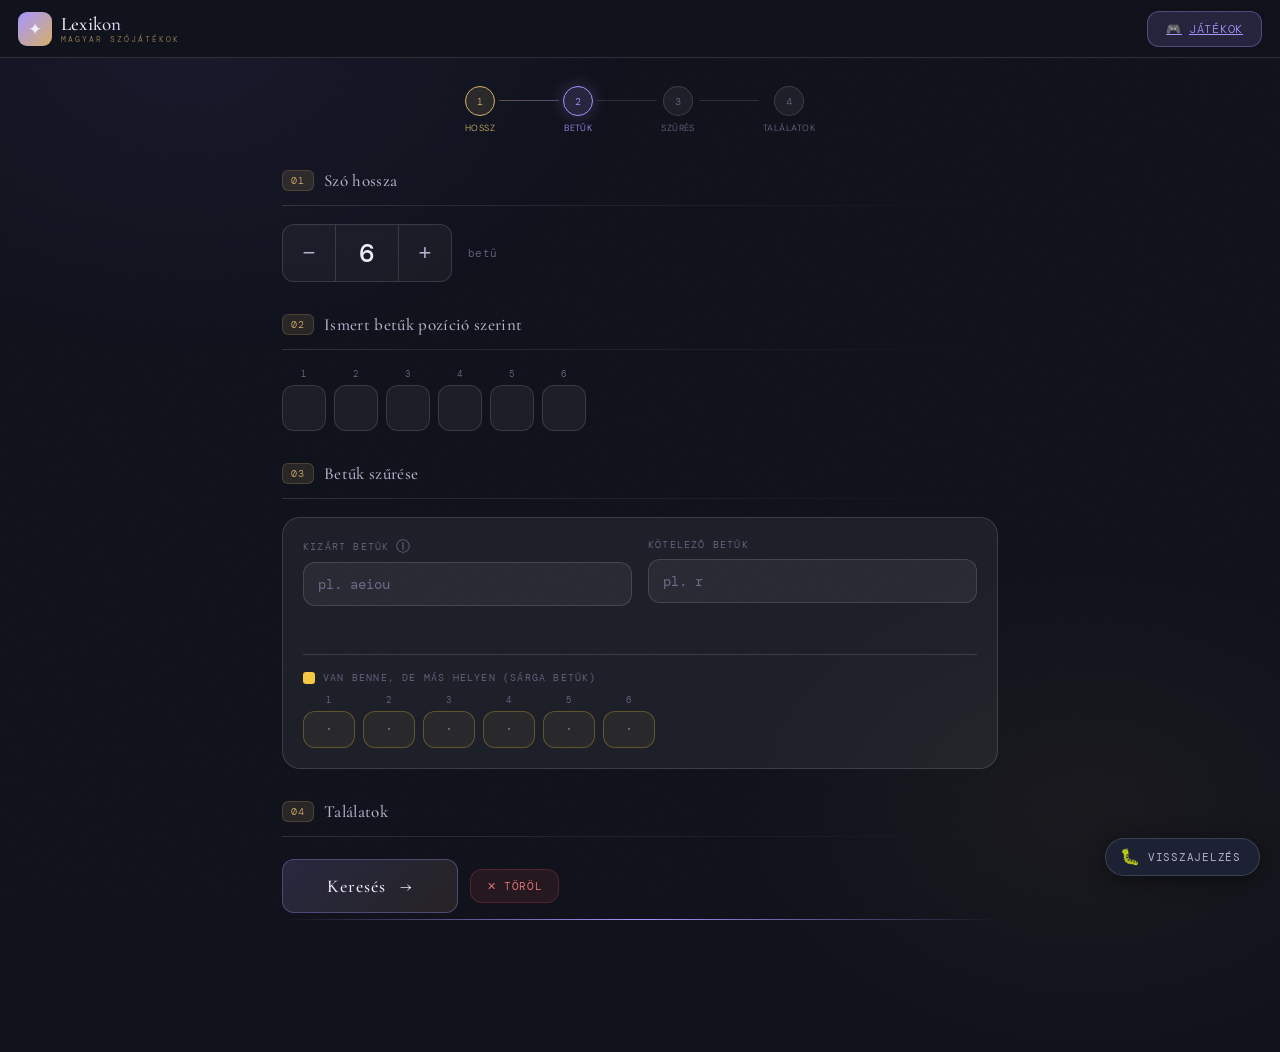
<file: index.html>
<!DOCTYPE html>
<html lang="hu">
<head>
<meta charset="UTF-8">
<meta name="viewport" content="width=device-width, initial-scale=1.0, viewport-fit=cover">
<title>Lexikon — Magyar Szókereső</title>
<link rel="preconnect" href="https://fonts.googleapis.com">
<link rel="preconnect" href="https://fonts.gstatic.com" crossorigin>
<link href="https://fonts.googleapis.com/css2?family=Cormorant+Garamond:wght@300;400;500;600&family=DM+Mono:wght@300;400;500&family=DM+Sans:wght@300;400;500&display=swap" rel="stylesheet">
<link rel="stylesheet" href="css/base.css">
<link rel="stylesheet" href="css/search.css">
<style>
/* ── Confirm overlay ─────────────────────────────────── */
.confirm-overlay {
  position: fixed; inset: 0; z-index: 900;
  background: rgba(8,11,18,0.82); backdrop-filter: blur(10px);
  display: flex; align-items: center; justify-content: center;
  opacity: 0; pointer-events: none;
  transition: opacity 0.22s ease;
}
.confirm-overlay.show { opacity: 1; pointer-events: all; }
.confirm-card {
  background: #1e2436; border: 1px solid rgba(255,255,255,0.14);
  border-radius: var(--radius-lg); padding: 28px 32px; text-align: center;
  max-width: 320px; width: 88%; box-shadow: 0 20px 60px rgba(0,0,0,0.6);
  animation: fadeUp 0.25s ease;
}
.confirm-icon { font-size: 32px; margin-bottom: 12px; display: block; }
.confirm-message {
  font-family: 'Cormorant Garamond', serif; font-size: 19px; font-weight: 400;
  color: var(--text-primary); margin-bottom: 22px; line-height: 1.35;
}
.confirm-buttons { display: flex; gap: 10px; justify-content: center; }
.confirm-btn {
  padding: 10px 22px; border-radius: var(--radius); font-family: 'DM Mono', monospace;
  font-size: 12px; letter-spacing: 0.07em; cursor: pointer; transition: var(--transition);
  -webkit-tap-highlight-color: transparent; touch-action: manipulation;
}
.confirm-btn-ok {
  background: rgba(255,80,80,0.15); border: 1px solid rgba(255,80,80,0.35); color: rgba(255,130,130,0.9);
}
.confirm-btn-ok:hover { background: rgba(255,80,80,0.28); border-color: rgba(255,80,80,0.6); }
.confirm-btn-cancel {
  background: var(--bg-card); border: 1px solid var(--glass-border); color: var(--text-secondary);
}
.confirm-btn-cancel:hover { border-color: var(--accent); color: var(--accent); }
</style>
</head>
<body>
<div class="noise"></div>

  <button class="br-fab" onclick="brOpenModal()" aria-label="Visszajelzés küldése">
    <span class="br-fab-icon">🐛</span>
    <span class="br-fab-label">Visszajelzés</span>
  </button>

<div class="br-modal-overlay" id="br-modal-overlay" onclick="brOverlayClick(event)">
  <div class="br-modal" id="br-modal" role="dialog" aria-modal="true" aria-label="Visszajelzés küldése">
    <div class="br-modal-handle"></div>

    <div class="br-modal-header">
      <div class="br-modal-title-wrap">
        <span class="br-modal-icon">🐛</span>
        <div>
          <div class="br-modal-title">Visszajelzés</div>
          <div class="br-modal-sub">HIBÁK · ÖTLETEK · ÉSZREVÉTELEK</div>
        </div>
      </div>
      <button class="br-modal-close" onclick="brCloseModal()" aria-label="Bezárás">✕</button>
    </div>

    <!-- Form -->
    <div id="br-form-wrap">
      <div class="br-modal-body">
        <div class="br-type-row" id="br-type-row">
          <button class="br-type-btn active" data-type="hiba"  onclick="brSetType(this,'hiba')">🐛 Hiba</button>
          <button class="br-type-btn"        data-type="otlet" onclick="brSetType(this,'otlet')">💡 Ötlet</button>
          <button class="br-type-btn"        data-type="egyeb" onclick="brSetType(this,'egyeb')">💬 Egyéb</button>
        </div>

        <div class="br-field-group">
          <label class="br-label" for="br-title">Rövid leírás</label>
          <input
            type="text" id="br-title"
            class="br-input"
            placeholder="pl. A keresés nem talál eredményt..."
            autocomplete="off" autocorrect="off" autocapitalize="sentences" spellcheck="false"
            maxlength="120"
            inputmode="text"
          >
        </div>

        <div class="br-field-group">
          <label class="br-label" for="br-detail">
            Részletek <span class="br-optional">(opcionális)</span>
          </label>
          <textarea
            id="br-detail"
            class="br-textarea"
            placeholder="Lépések a hiba reprodukálásához, böngésző neve, egyéb megjegyzések..."
            rows="4"
            maxlength="1000"
            inputmode="text"
          ></textarea>
          <div class="br-charcount" id="br-charcount">0 / 1000</div>
        </div>
      </div>

      <div class="br-modal-footer">
        <div class="br-footer-btns">
          <button class="br-cancel-btn" onclick="brCloseModal()">Mégsem</button>
          <button class="br-submit-btn" id="br-submit-btn" onclick="brSubmit()">
            <span id="br-submit-label">Küldés</span>
            <span>→</span>
          </button>
        </div>
        <div class="br-privacy">Az üzenet a Formspree-n keresztül érkezik meg, e-mail cím megadása nélkül.</div>
      </div>
    </div>

    <!-- Success state (hidden until sent) -->
    <div class="br-success" id="br-success">
      <div class="br-success-icon">✅</div>
      <div class="br-success-title">Megkaptam!</div>
      <div class="br-success-sub">Köszönöm a visszajelzésed — sokat segít.</div>
      <button class="br-success-close-btn" onclick="brCloseModal()">Bezárás</button>
    </div>
  </div>
</div>

<nav class="topbar" id="topbar">
  <div class="topbar-logo" onclick="location.href='index.html'" title="Lexikon — Főoldal">
    <div class="topbar-logo-icon">✦</div>
    <div class="topbar-logo-text">
      <span class="topbar-logo-main">Lexikon</span>
      <span class="topbar-logo-sub">Magyar Szójátékok</span>
    </div>
  </div>
  <div class="topbar-spacer"></div>
  <a href="games.html" class="topbar-games-btn">
    🎮 <span>Játékok</span>
  </a>
</nav>


<div class="app">

  <div class="steps-track" id="steps-track">
    <div class="step-dot active" onclick="scrollTo(0,0)">
      <div class="step-dot-circle">1</div>
      <div class="step-dot-label">Hossz</div>
    </div>
    <div class="step-line" id="line-0"></div>
    <div class="step-dot" onclick="document.getElementById('sec-slots').scrollIntoView({behavior:'smooth'})">
      <div class="step-dot-circle">2</div>
      <div class="step-dot-label">Betűk</div>
    </div>
    <div class="step-line" id="line-1"></div>
    <div class="step-dot" onclick="document.getElementById('sec-filter').scrollIntoView({behavior:'smooth'})">
      <div class="step-dot-circle">3</div>
      <div class="step-dot-label">Szűrés</div>
    </div>
    <div class="step-line" id="line-2"></div>
    <div class="step-dot" onclick="document.getElementById('sec-results').scrollIntoView({behavior:'smooth'})">
      <div class="step-dot-circle">4</div>
      <div class="step-dot-label">Találatok</div>
    </div>
  </div>

  <div class="section" id="sec-length">
    <div class="section-label">
      <span class="section-num">01</span>
      <span class="section-title">Szó hossza</span>
    </div>
    <div class="section-divider"></div>
    <div class="length-row">
      <div class="length-stepper">
        <button class="num-btn" id="btn-minus" aria-label="Csökkent">−</button>
        <div class="len-display" id="len-display">6</div>
        <button class="num-btn" id="btn-plus" aria-label="Növel">+</button>
      </div>
      <span class="length-hint">betű</span>
    </div>
  </div>

  <div class="section" id="sec-slots">
    <div class="section-label">
      <span class="section-num">02</span>
      <span class="section-title">Ismert betűk pozíció szerint</span>
    </div>
    <div class="section-divider"></div>
    <div id="slots-grid"></div>
  </div>

  <div class="section" id="sec-filter">
    <div class="section-label">
      <span class="section-num">03</span>
      <span class="section-title">Betűk szűrése</span>
    </div>
    <div class="section-divider"></div>
    <div class="card">
      <div class="filter-row">
        <div class="filter-group">
          <span class="filter-label" style="display:flex;align-items:center;gap:6px;">
            Kizárt betűk
            <span class="info-btn" id="excl-info-btn" tabindex="0" aria-label="Infó">ⓘ
              <span class="info-tooltip">Ha egy betű szerepel a Zöld vagy Sárga mezőben <em>és</em> a Kizárt listában is, az azt jelenti, hogy a szóban <strong>pontosan 1 darab</strong> ilyen betű van.</span>
            </span>
          </span>
          <input type="text" id="excluded-input" placeholder="pl. aeiou" autocomplete="off" autocorrect="off" autocapitalize="off" spellcheck="false">
          <div class="pills-row" id="excluded-pills"></div>
        </div>
        <div class="filter-group">
          <span class="filter-label">Kötelező betűk</span>
          <input type="text" id="required-input" placeholder="pl. r" autocomplete="off" autocorrect="off" autocapitalize="off" spellcheck="false">
          <div class="pills-row" id="required-pills"></div>
        </div>
      </div>
      <div class="yellow-filter-section">
        <div class="yellow-filter-label">
          <span class="yellow-badge"></span>
          Van benne, de más helyen (sárga betűk)
        </div>
        <div id="yellow-slots-grid"></div>
      </div>
    </div>
  </div>

  <div class="section" id="sec-results">
    <div class="section-label">
      <span class="section-num">04</span>
      <span class="section-title">Találatok</span>
    </div>
    <div class="section-divider"></div>
    <div class="search-btn-wrap" style="display:flex;align-items:center;gap:12px;flex-wrap:wrap;">
      <button class="search-btn" id="search-btn" onclick="search()">
        Keresés <span class="btn-icon">→</span>
      </button>
      <button onclick="clearAll()" style="display:flex;align-items:center;gap:6px;background:rgba(255,80,80,0.09);border:1px solid rgba(255,80,80,0.22);border-radius:var(--radius);color:rgba(255,130,130,0.85);font-family:'DM Mono',monospace;font-size:11px;letter-spacing:.06em;text-transform:uppercase;padding:9px 16px;cursor:pointer;transition:var(--transition);white-space:nowrap;-webkit-tap-highlight-color:transparent;" onmouseover="this.style.background='rgba(255,80,80,0.18)'" onmouseout="this.style.background='rgba(255,80,80,0.09)'">
        ✕ Töröl
      </button>
    </div>
    <div class="loading-bar" id="loading-bar"></div>
    <div id="results"></div>
  </div>

</div>

<div class="confirm-overlay" id="confirm-overlay">
  <div class="confirm-card">
    <span class="confirm-icon">⚠️</span>
    <div class="confirm-message" id="confirm-message">Biztosan törölsz mindent?</div>
    <div class="confirm-buttons">
      <button class="confirm-btn confirm-btn-cancel" id="confirm-cancel">Mégsem</button>
      <button class="confirm-btn confirm-btn-ok" id="confirm-ok">Igen, töröl</button>
    </div>
  </div>
</div>

<div class="toast" id="toast"></div>

<script src="js/nav.js"></script>
<script src="js/search.js"></script>
<script src="js/bugreport.js"></script>
</body>
</html>
</file>
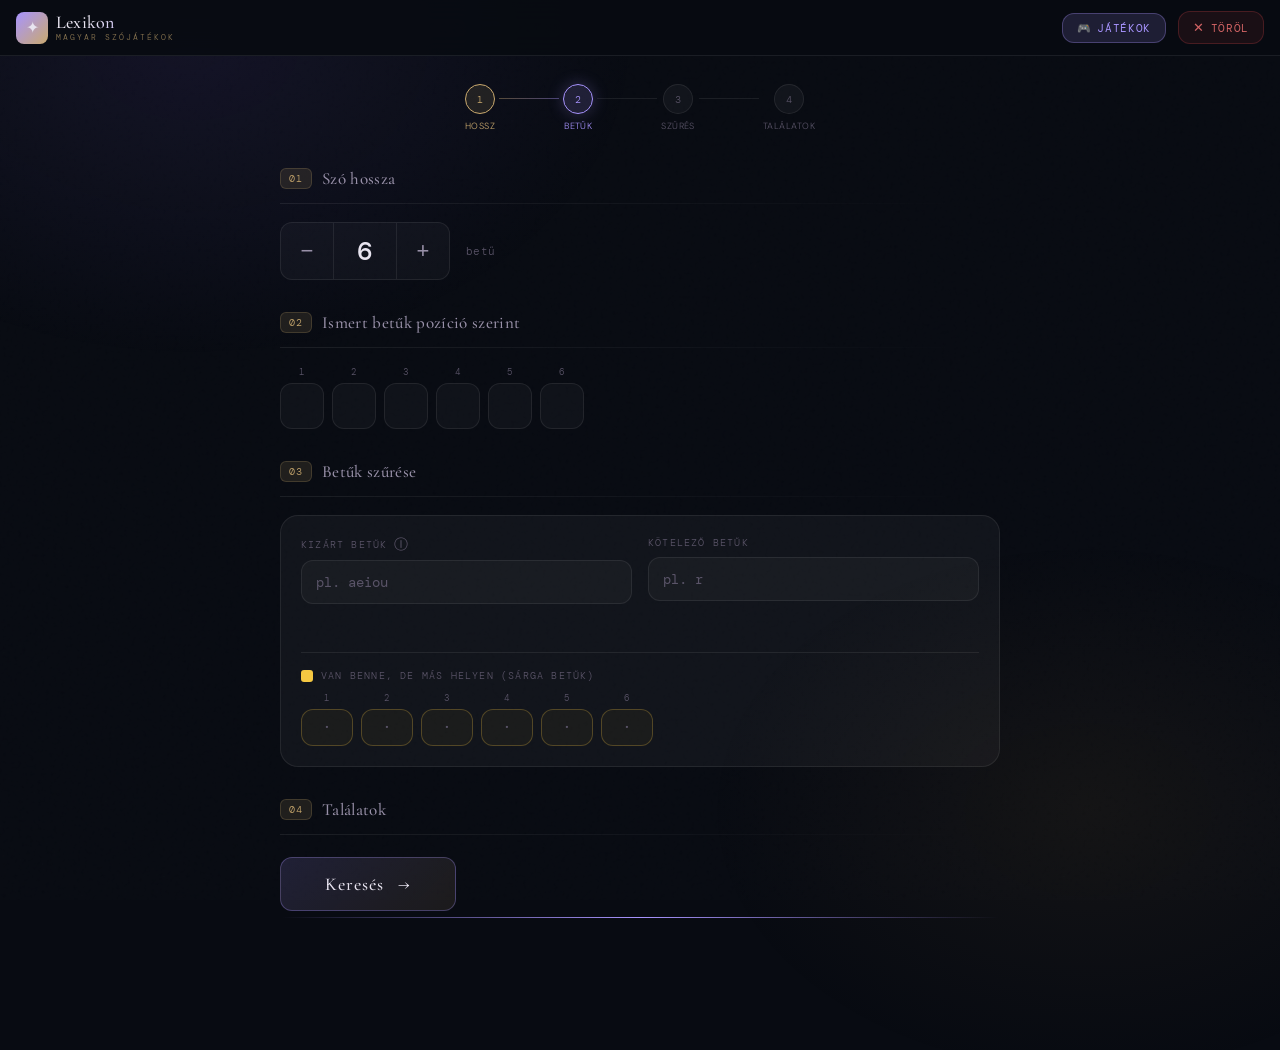
<file: lexikon.html>
<!DOCTYPE html>
<html lang="hu">
<head>
<meta charset="UTF-8">
<meta name="viewport" content="width=device-width, initial-scale=1.0, maximum-scale=1.0, user-scalable=no">
<title>Lexikon — Magyar Szójátékok</title>
<link href="https://fonts.googleapis.com/css2?family=Cormorant+Garamond:wght@300;400;500;600&family=DM+Mono:wght@300;400;500&family=DM+Sans:wght@300;400;500&display=swap" rel="stylesheet">
<style>
  :root {
    --bg-deep:       #080b12;
    --bg-mid:        #0e1420;
    --bg-card:       rgba(255,255,255,0.04);
    --glass-border:  rgba(255,255,255,0.08);
    --glass-border-focus: rgba(168,148,255,0.4);
    --accent:        #a894ff;
    --accent-dim:    rgba(168,148,255,0.15);
    --accent-glow:   rgba(168,148,255,0.25);
    --gold:          #c9a96e;
    --gold-dim:      rgba(201,169,110,0.12);
    --text-primary:  #e8e4f0;
    --text-secondary:#9890a8;
    --text-tertiary: #5a5468;
    --danger:        rgba(255,100,100,0.6);
    --yellow:        #f5c842;
    --yellow-dim:    rgba(245,200,66,0.15);
    --radius:        12px;
    --radius-lg:     18px;
    --transition:    0.25s cubic-bezier(0.4,0,0.2,1);
    --header-h:      56px;
  }

  *, *::before, *::after { box-sizing: border-box; margin: 0; padding: 0; }
  html { scroll-behavior: smooth; }

  body {
    background: var(--bg-deep);
    color: var(--text-primary);
    font-family: 'DM Sans', sans-serif;
    font-weight: 300;
    min-height: 100vh;
    overflow-x: hidden;
  }

  body::before {
    content: '';
    position: fixed;
    top: -30vh; left: -20vw;
    width: 70vw; height: 70vh;
    background: radial-gradient(ellipse, rgba(100,80,180,0.12) 0%, transparent 70%);
    pointer-events: none; z-index: 0;
  }
  body::after {
    content: '';
    position: fixed;
    bottom: -20vh; right: -15vw;
    width: 60vw; height: 60vh;
    background: radial-gradient(ellipse, rgba(160,120,60,0.08) 0%, transparent 70%);
    pointer-events: none; z-index: 0;
  }

  .noise {
    position: fixed; inset: 0;
    background-image: url("data:image/svg+xml,%3Csvg viewBox='0 0 256 256' xmlns='http://www.w3.org/2000/svg'%3E%3Cfilter id='noise'%3E%3CfeTurbulence type='fractalNoise' baseFrequency='0.9' numOctaves='4' stitchTiles='stitch'/%3E%3C/filter%3E%3Crect width='100%25' height='100%25' filter='url(%23noise)' opacity='0.03'/%3E%3C/svg%3E");
    pointer-events: none; z-index: 0; opacity: 0.5;
  }

  .topbar {
    position: fixed;
    top: 0; left: 0; right: 0;
    height: var(--header-h);
    background: rgba(8,11,18,0.92);
    backdrop-filter: blur(20px);
    -webkit-backdrop-filter: blur(20px);
    border-bottom: 1px solid var(--glass-border);
    z-index: 500;
    display: flex;
    align-items: center;
    padding: 0 16px;
    gap: 12px;
  }

  .topbar-logo {
    display: flex;
    align-items: center;
    gap: 8px;
    text-decoration: none;
    cursor: pointer;
    flex-shrink: 0;
    transition: opacity var(--transition);
  }
  .topbar-logo:hover { opacity: 0.8; }
  .topbar-logo-icon {
    width: 32px; height: 32px;
    background: linear-gradient(135deg, var(--accent), var(--gold));
    border-radius: 8px;
    display: flex; align-items: center; justify-content: center;
    font-size: 16px;
    flex-shrink: 0;
  }
  .topbar-logo-text {
    display: flex; flex-direction: column; line-height: 1.1;
  }
  .topbar-logo-main {
    font-family: 'Cormorant Garamond', serif;
    font-size: 18px;
    font-weight: 500;
    background: linear-gradient(135deg, #e8e4f0 30%, #a894ff 100%);
    -webkit-background-clip: text;
    -webkit-text-fill-color: transparent;
    background-clip: text;
    letter-spacing: 0.01em;
  }
  .topbar-logo-sub {
    font-family: 'DM Mono', monospace;
    font-size: 8px;
    color: var(--gold);
    letter-spacing: 0.25em;
    text-transform: uppercase;
    opacity: 0.7;
    -webkit-text-fill-color: var(--gold);
  }

  .topbar-spacer { flex: 1; }

  .topbar-clear-btn {
    display: flex;
    align-items: center;
    gap: 6px;
    background: rgba(255,80,80,0.08);
    border: 1px solid rgba(255,80,80,0.2);
    border-radius: var(--radius);
    color: rgba(255,120,120,0.8);
    font-family: 'DM Mono', monospace;
    font-size: 11px;
    letter-spacing: 0.06em;
    text-transform: uppercase;
    padding: 7px 14px;
    cursor: pointer;
    transition: var(--transition);
    white-space: nowrap;
    -webkit-tap-highlight-color: transparent;
    touch-action: manipulation;
  }
  .topbar-clear-btn:hover, .topbar-clear-btn:active {
    background: rgba(255,80,80,0.15);
    border-color: rgba(255,80,80,0.4);
    color: rgba(255,140,140,1);
  }
  .topbar-clear-btn .btn-x { font-size: 13px; }

  #screen-main, #screen-games {
    position: absolute;
    top: 0; left: 0; right: 0;
    min-height: 100vh;
    transition: opacity 0.45s cubic-bezier(0.4,0,0.2,1), transform 0.45s cubic-bezier(0.4,0,0.2,1);
    will-change: opacity, transform;
  }
  #screen-main.hidden {
    opacity: 0;
    transform: translateX(-60px);
    pointer-events: none;
  }
  #screen-games {
    opacity: 0;
    transform: translateX(60px);
    pointer-events: none;
  }
  #screen-games.visible {
    opacity: 1;
    transform: translateX(0);
    pointer-events: all;
  }

  .app {
    position: relative; z-index: 1;
    max-width: 760px;
    margin: 0 auto;
    padding: calc(var(--header-h) + 28px) 20px 100px;
  }

  .steps-track {
    display: flex;
    align-items: center;
    justify-content: center;
    gap: 0;
    margin-bottom: 36px;
    animation: fadeDown 0.8s 0.1s ease both;
  }
  .step-dot {
    display: flex; flex-direction: column; align-items: center;
    gap: 6px; cursor: pointer;
    -webkit-tap-highlight-color: transparent;
  }
  .step-dot-circle {
    width: 30px; height: 30px;
    border-radius: 50%;
    border: 1px solid var(--glass-border);
    background: var(--bg-card);
    display: flex; align-items: center; justify-content: center;
    font-family: 'DM Mono', monospace;
    font-size: 10px;
    color: var(--text-tertiary);
    transition: var(--transition);
    backdrop-filter: blur(8px);
  }
  .step-dot.active .step-dot-circle {
    border-color: var(--accent);
    background: var(--accent-dim);
    color: var(--accent);
    box-shadow: 0 0 16px var(--accent-glow);
  }
  .step-dot.done .step-dot-circle {
    border-color: var(--gold);
    background: var(--gold-dim);
    color: var(--gold);
  }
  .step-dot-label {
    font-size: 9px;
    letter-spacing: 0.05em;
    color: var(--text-tertiary);
    text-transform: uppercase;
    white-space: nowrap;
  }
  .step-dot.active .step-dot-label { color: var(--accent); }
  .step-dot.done .step-dot-label { color: var(--gold); }
  .step-line {
    flex: 1; height: 1px;
    background: var(--glass-border);
    max-width: 60px;
    margin: 0 4px;
    margin-bottom: 20px;
    transition: var(--transition);
  }
  .step-line.done { background: linear-gradient(90deg, var(--gold), var(--accent)); opacity: 0.4; }

  .section {
    margin-bottom: 32px;
    animation: fadeUp 0.6s ease both;
  }
  .section:nth-child(1) { animation-delay: 0.12s; }
  .section:nth-child(2) { animation-delay: 0.20s; }
  .section:nth-child(3) { animation-delay: 0.28s; }
  .section:nth-child(4) { animation-delay: 0.36s; }

  .section-label {
    display: flex; align-items: center; gap: 10px;
    margin-bottom: 14px;
  }
  .section-num {
    font-family: 'DM Mono', monospace;
    font-size: 10px;
    letter-spacing: 0.1em;
    color: var(--gold);
    background: var(--gold-dim);
    border: 1px solid rgba(201,169,110,0.2);
    border-radius: 6px;
    padding: 3px 8px;
    flex-shrink: 0;
  }
  .section-title {
    font-family: 'Cormorant Garamond', serif;
    font-size: 17px;
    font-weight: 500;
    letter-spacing: 0.02em;
    color: var(--text-secondary);
  }
  .section-divider {
    height: 1px;
    background: linear-gradient(90deg, var(--glass-border), transparent);
    margin-bottom: 18px;
  }

  .card {
    background: var(--bg-card);
    border: 1px solid var(--glass-border);
    border-radius: var(--radius-lg);
    backdrop-filter: blur(16px);
    -webkit-backdrop-filter: blur(16px);
    padding: 20px 20px;
    transition: border-color var(--transition), box-shadow var(--transition);
  }
  .card:hover { border-color: rgba(255,255,255,0.12); }

  input[type="text"] {
    background: rgba(255,255,255,0.03);
    border: 1px solid var(--glass-border);
    border-radius: var(--radius);
    color: var(--text-primary);
    font-family: 'DM Mono', monospace;
    font-size: 14px;
    padding: 12px 14px;
    outline: none;
    transition: border-color var(--transition), box-shadow var(--transition), background var(--transition);
    width: 100%;
    -webkit-appearance: none;
    touch-action: manipulation;
  }
  input[type="text"]:focus {
    border-color: var(--glass-border-focus);
    background: rgba(168,148,255,0.04);
    box-shadow: 0 0 20px rgba(168,148,255,0.1);
  }
  input[type="text"]::placeholder { color: var(--text-tertiary); }

  .length-row {
    display: flex; align-items: center; gap: 16px; flex-wrap: wrap;
  }
  .length-stepper {
    display: flex; align-items: center; gap: 0;
    border: 1px solid var(--glass-border);
    border-radius: var(--radius);
    overflow: hidden;
    background: rgba(255,255,255,0.03);
    backdrop-filter: blur(8px);
  }
  .num-btn {
    width: 52px; height: 56px;
    border: none;
    background: transparent;
    color: var(--text-secondary);
    font-size: 22px; line-height: 1;
    cursor: pointer;
    display: flex; align-items: center; justify-content: center;
    transition: var(--transition);
    user-select: none;
    -webkit-user-select: none;
    flex-shrink: 0;
    -webkit-tap-highlight-color: transparent;
    touch-action: manipulation;
  }
  .num-btn:hover { color: var(--accent); background: var(--accent-dim); }
  .num-btn:active { background: rgba(168,148,255,0.25); }

  .len-display {
    min-width: 64px;
    text-align: center;
    font-family: 'DM Mono', monospace;
    font-size: 26px;
    font-weight: 500;
    color: var(--text-primary);
    padding: 0 4px;
    border-left: 1px solid var(--glass-border);
    border-right: 1px solid var(--glass-border);
    height: 56px;
    display: flex; align-items: center; justify-content: center;
    cursor: default;
    select: none;
  }

  .length-hint {
    font-family: 'DM Mono', monospace;
    font-size: 11px;
    color: var(--text-tertiary);
    letter-spacing: 0.04em;
  }

  #slots-grid {
    display: flex;
    flex-wrap: wrap;
    gap: 8px;
  }
  .slot-wrap {
    display: flex; flex-direction: column; align-items: center; gap: 5px;
  }
  .slot-label {
    font-family: 'DM Mono', monospace;
    font-size: 9px;
    color: var(--text-tertiary);
    letter-spacing: 0.05em;
  }
  .slot-input {
    width: 44px !important;
    text-align: center !important;
    text-transform: uppercase;
    font-size: 18px !important;
    font-weight: 500;
    padding: 10px 4px !important;
    letter-spacing: 0.05em;
    touch-action: manipulation;
  }
  .slot-input.filled {
    border-color: rgba(80,200,120,0.55) !important;
    background: rgba(61,122,86,0.18) !important;
    color: #5fd68a !important;
    box-shadow: 0 0 10px rgba(80,200,120,0.12);
  }
  .slots-empty-hint {
    font-family: 'DM Mono', monospace;
    font-size: 12px;
    color: var(--text-tertiary);
    padding: 8px 0;
    letter-spacing: 0.03em;
  }

  .filter-row {
    display: grid; grid-template-columns: 1fr 1fr; gap: 16px;
  }
  .filter-group { display: flex; flex-direction: column; gap: 8px; }
  .filter-label {
    font-size: 10px;
    letter-spacing: 0.12em;
    text-transform: uppercase;
    color: var(--text-tertiary);
    font-family: 'DM Mono', monospace;
  }
  .pills-row {
    display: flex; flex-wrap: wrap; gap: 4px; min-height: 22px;
  }
  .pill {
    font-family: 'DM Mono', monospace;
    font-size: 11px;
    font-weight: 500;
    border-radius: 6px;
    padding: 2px 8px;
    letter-spacing: 0.05em;
    animation: popIn 0.2s ease;
  }
  .pill-excluded { background: rgba(255,80,80,0.12); color: rgba(255,120,120,0.9); border: 1px solid rgba(255,80,80,0.2); }
  .pill-required { background: rgba(100,220,160,0.1); color: rgba(100,220,160,0.9); border: 1px solid rgba(100,220,160,0.2); }
  .pill-yellow   { background: rgba(245,200,66,0.13); color: rgba(245,200,66,0.9); border: 1px solid rgba(245,200,66,0.25); }

  .yellow-filter-section {
    margin-top: 18px;
    padding-top: 16px;
    border-top: 1px solid var(--glass-border);
  }
  .yellow-filter-label {
    font-size: 10px;
    letter-spacing: 0.12em;
    text-transform: uppercase;
    color: var(--text-tertiary);
    font-family: 'DM Mono', monospace;
    margin-bottom: 10px;
    display: flex; align-items: center; gap: 8px;
  }
  .yellow-badge {
    display: inline-block;
    width: 12px; height: 12px;
    background: var(--yellow);
    border-radius: 3px;
    flex-shrink: 0;
  }
  #yellow-slots-grid {
    display: flex;
    flex-wrap: wrap;
    gap: 8px;
  }
  .yellow-slot-wrap {
    display: flex; flex-direction: column; align-items: center; gap: 5px;
  }
  .yellow-slot-input {
    width: 52px !important;
    text-align: center !important;
    text-transform: uppercase;
    font-size: 13px !important;
    font-weight: 500;
    padding: 9px 3px !important;
    letter-spacing: 0.04em;
    touch-action: manipulation;
    border-color: rgba(245,200,66,0.25) !important;
    background: rgba(245,200,66,0.04) !important;
  }
  .yellow-slot-input.has-value {
    border-color: rgba(245,200,66,0.55) !important;
    background: rgba(245,200,66,0.10) !important;
    color: var(--yellow) !important;
    box-shadow: 0 0 12px rgba(245,200,66,0.12);
  }
  .yellow-slot-input:focus {
    border-color: rgba(245,200,66,0.7) !important;
    box-shadow: 0 0 20px rgba(245,200,66,0.15) !important;
    background: rgba(245,200,66,0.08) !important;
  }

  .search-btn-wrap { padding: 4px 0 6px; }
  .search-btn {
    background: linear-gradient(135deg, rgba(168,148,255,0.15), rgba(201,169,110,0.1));
    border: 1px solid rgba(168,148,255,0.3);
    border-radius: var(--radius);
    color: var(--text-primary);
    font-family: 'Cormorant Garamond', serif;
    font-size: 18px;
    font-weight: 500;
    letter-spacing: 0.06em;
    padding: 15px 44px;
    cursor: pointer;
    transition: var(--transition);
    position: relative;
    overflow: hidden;
    display: inline-block;
    -webkit-tap-highlight-color: transparent;
    touch-action: manipulation;
  }
  .search-btn::before {
    content: '';
    position: absolute; inset: 0;
    background: linear-gradient(135deg, rgba(168,148,255,0.15), transparent);
    opacity: 0;
    transition: opacity var(--transition);
  }
  .search-btn:hover::before { opacity: 1; }
  .search-btn:hover {
    border-color: var(--accent);
    box-shadow: 0 0 32px var(--accent-glow), 0 4px 24px rgba(0,0,0,0.3);
    transform: translateY(-2px);
  }
  .search-btn:active { transform: translateY(0); }
  .search-btn:disabled { opacity: 0.5; cursor: not-allowed; transform: none; }
  .btn-icon { margin-left: 8px; display: inline-block; transition: transform var(--transition); }
  .search-btn:hover .btn-icon { transform: translateX(3px); }

  .loading-bar {
    height: 1px;
    background: linear-gradient(90deg, transparent, var(--accent), transparent);
    margin-bottom: 14px;
  }
  .loading-bar.active { animation: loadBar 1.2s ease infinite; }

  .results-meta {
    display: flex; align-items: center; justify-content: space-between;
    margin-bottom: 14px; flex-wrap: wrap; gap: 8px;
  }
  .results-count {
    font-family: 'DM Mono', monospace;
    font-size: 11px;
    color: var(--gold);
    letter-spacing: 0.06em;
  }
  .filter-tags { display: flex; flex-wrap: wrap; gap: 6px; }
  .filter-tag {
    font-family: 'DM Mono', monospace;
    font-size: 10px;
    color: var(--text-tertiary);
    background: var(--bg-card);
    border: 1px solid var(--glass-border);
    border-radius: 6px;
    padding: 2px 8px;
  }

  .results-search-wrap { margin-bottom: 14px; position: relative; }
  .results-search-wrap input { padding-left: 34px; }
  .results-search-icon {
    position: absolute; left: 12px; top: 50%; transform: translateY(-50%);
    color: var(--text-tertiary);
    pointer-events: none;
    font-size: 14px;
    font-family: 'DM Mono', monospace;
  }

  .words-grid { display: flex; flex-wrap: wrap; gap: 8px; }

  .word-chip {
    background: var(--bg-card);
    border: 1px solid var(--glass-border);
    border-radius: var(--radius);
    padding: 9px 14px;
    font-family: 'DM Mono', monospace;
    font-size: 13px;
    letter-spacing: 0.04em;
    color: var(--text-secondary);
    cursor: pointer;
    transition: var(--transition);
    position: relative;
    animation: chipIn 0.3s ease both;
    -webkit-tap-highlight-color: transparent;
    touch-action: manipulation;
  }
  .word-chip::before {
    content: '';
    position: absolute; inset: 0; border-radius: var(--radius);
    background: linear-gradient(135deg, var(--accent-dim), transparent);
    opacity: 0; transition: opacity var(--transition);
  }
  .word-chip:hover {
    border-color: rgba(168,148,255,0.35);
    color: var(--text-primary);
    transform: translateY(-2px);
    box-shadow: 0 4px 16px rgba(0,0,0,0.3);
    z-index: 10;
  }
  .word-chip:hover::before { opacity: 1; }
  .word-chip span.match { color: var(--accent); font-weight: 500; }
  .word-chip span.pos-match { color: var(--gold); }
  .word-chip span.yellow-match { color: var(--yellow); font-weight: 500; }

  .tooltip {
    position: absolute;
    bottom: calc(100% + 8px);
    left: 50%;
    transform: translateX(-50%) translateY(4px);
    background: #1a1f2e;
    border: 1px solid rgba(168,148,255,0.25);
    border-radius: 10px;
    padding: 10px 14px;
    min-width: 180px;
    max-width: 240px;
    pointer-events: none;
    opacity: 0;
    transition: opacity 0.18s ease, transform 0.18s ease;
    z-index: 100;
    white-space: nowrap;
    box-shadow: 0 8px 32px rgba(0,0,0,0.5);
  }
  .word-chip:hover .tooltip {
    opacity: 1;
    transform: translateX(-50%) translateY(0);
  }
  .tooltip-cat {
    font-family: 'DM Mono', monospace;
    font-size: 10px;
    letter-spacing: 0.08em;
    text-transform: uppercase;
    margin-bottom: 4px;
    display: flex; align-items: center; gap: 6px;
  }
  .tooltip-desc {
    font-family: 'DM Sans', sans-serif;
    font-size: 12px;
    color: var(--text-secondary);
    white-space: normal;
    line-height: 1.4;
  }
  .tooltip-arrow {
    position: absolute;
    bottom: -5px; left: 50%; transform: translateX(-50%) rotate(45deg);
    width: 8px; height: 8px;
    background: #1a1f2e;
    border-right: 1px solid rgba(168,148,255,0.25);
    border-bottom: 1px solid rgba(168,148,255,0.25);
  }

  .cat-dot {
    width: 7px; height: 7px; border-radius: 50%; flex-shrink: 0;
    display: inline-block;
  }

  .truncate-note {
    font-size: 11px;
    color: var(--text-tertiary);
    font-family: 'DM Mono', monospace;
    margin-top: 12px;
    letter-spacing: 0.03em;
  }
  .no-results {
    text-align: center;
    padding: 32px 0;
    color: var(--text-tertiary);
    font-family: 'Cormorant Garamond', serif;
    font-size: 18px;
    font-weight: 300;
  }
  .spinner {
    display: inline-block;
    width: 14px; height: 14px;
    border: 1.5px solid rgba(168,148,255,0.2);
    border-top-color: var(--accent);
    border-radius: 50%;
    animation: spin 0.7s linear infinite;
    vertical-align: middle;
    margin-right: 8px;
  }

  .toast {
    position: fixed; bottom: 28px; left: 50%; transform: translateX(-50%) translateY(20px);
    background: #1a1f2e;
    border: 1px solid var(--glass-border);
    border-radius: var(--radius);
    padding: 12px 22px;
    font-size: 13px;
    color: var(--text-secondary);
    backdrop-filter: blur(16px);
    opacity: 0;
    transition: opacity 0.3s, transform 0.3s;
    pointer-events: none;
    z-index: 600;
    white-space: nowrap;
  }
  .toast.show { opacity: 1; transform: translateX(-50%) translateY(0); }

  .games-app {
    position: relative; z-index: 1;
    max-width: 760px;
    margin: 0 auto;
    padding: calc(var(--header-h) + 36px) 20px 100px;
  }

  .games-header {
    margin-bottom: 40px;
    animation: fadeDown 0.7s ease both;
  }
  .games-eyebrow {
    font-family: 'DM Mono', monospace;
    font-size: 10px;
    letter-spacing: 0.3em;
    text-transform: uppercase;
    color: var(--gold);
    margin-bottom: 12px;
    opacity: 0.8;
  }
  .games-title {
    font-family: 'Cormorant Garamond', serif;
    font-size: clamp(30px, 5vw, 46px);
    font-weight: 300;
    background: linear-gradient(135deg, #e8e4f0 30%, #a894ff 70%, #c9a96e 100%);
    -webkit-background-clip: text;
    -webkit-text-fill-color: transparent;
    background-clip: text;
    margin-bottom: 10px;
  }
  .games-sub {
    font-size: 13px;
    color: var(--text-tertiary);
    letter-spacing: 0.03em;
  }

  .games-grid {
    display: grid;
    grid-template-columns: 1fr 1fr;
    gap: 16px;
  }

  .game-card {
    background: var(--bg-card);
    border: 1px solid var(--glass-border);
    border-radius: var(--radius-lg);
    padding: 24px 22px;
    cursor: pointer;
    transition: var(--transition);
    position: relative;
    overflow: hidden;
    animation: fadeUp 0.6s ease both;
    -webkit-tap-highlight-color: transparent;
    touch-action: manipulation;
  }
  .game-card:nth-child(1) { animation-delay: 0.1s; }
  .game-card:nth-child(2) { animation-delay: 0.18s; }
  .game-card:nth-child(3) { animation-delay: 0.26s; }
  .game-card:nth-child(4) { animation-delay: 0.34s; }

  .game-card::before {
    content: '';
    position: absolute; inset: 0;
    background: linear-gradient(135deg, var(--card-glow, rgba(168,148,255,0.08)), transparent);
    opacity: 0;
    transition: opacity var(--transition);
  }
  .game-card:hover::before, .game-card:active::before { opacity: 1; }
  .game-card:hover {
    border-color: var(--card-border, rgba(168,148,255,0.3));
    transform: translateY(-4px);
    box-shadow: 0 8px 32px rgba(0,0,0,0.4);
  }
  .game-card:active { transform: translateY(0); }

  .game-icon {
    font-size: 36px;
    margin-bottom: 14px;
    display: block;
    line-height: 1;
  }
  .game-badge {
    display: inline-flex;
    align-items: center;
    background: rgba(255,255,255,0.06);
    border: 1px solid rgba(255,255,255,0.1);
    border-radius: 20px;
    padding: 3px 10px;
    font-family: 'DM Mono', monospace;
    font-size: 9px;
    letter-spacing: 0.1em;
    text-transform: uppercase;
    color: var(--text-tertiary);
    margin-bottom: 10px;
  }
  .game-name {
    font-family: 'Cormorant Garamond', serif;
    font-size: 20px;
    font-weight: 500;
    color: var(--text-primary);
    margin-bottom: 8px;
    line-height: 1.2;
  }
  .game-desc {
    font-size: 12px;
    color: var(--text-tertiary);
    line-height: 1.55;
  }
  .game-coming {
    display: inline-flex;
    align-items: center;
    gap: 5px;
    margin-top: 14px;
    font-family: 'DM Mono', monospace;
    font-size: 9px;
    letter-spacing: 0.12em;
    text-transform: uppercase;
    color: var(--text-tertiary);
    background: rgba(255,255,255,0.04);
    border: 1px solid var(--glass-border);
    border-radius: 6px;
    padding: 4px 10px;
  }
  .game-coming-dot {
    width: 5px; height: 5px; border-radius: 50%;
    background: var(--gold);
    animation: pulse 2s ease infinite;
  }

  .games-back-btn {
    display: inline-flex;
    align-items: center;
    gap: 8px;
    background: var(--bg-card);
    border: 1px solid var(--glass-border);
    border-radius: var(--radius);
    color: var(--text-secondary);
    font-family: 'DM Mono', monospace;
    font-size: 11px;
    letter-spacing: 0.06em;
    text-transform: uppercase;
    padding: 9px 16px;
    cursor: pointer;
    transition: var(--transition);
    margin-bottom: 32px;
    -webkit-tap-highlight-color: transparent;
    touch-action: manipulation;
  }
  .games-back-btn:hover { border-color: var(--accent); color: var(--accent); }

  .topbar-games-btn {
    display: flex;
    align-items: center;
    gap: 6px;
    background: var(--accent-dim);
    border: 1px solid rgba(168,148,255,0.3);
    border-radius: var(--radius);
    color: var(--accent);
    font-family: 'DM Mono', monospace;
    font-size: 11px;
    letter-spacing: 0.06em;
    text-transform: uppercase;
    padding: 7px 14px;
    cursor: pointer;
    transition: var(--transition);
    white-space: nowrap;
    -webkit-tap-highlight-color: transparent;
    touch-action: manipulation;
  }
  .topbar-games-btn:hover, .topbar-games-btn:active {
    background: rgba(168,148,255,0.25);
    border-color: var(--accent);
  }

  @keyframes fadeDown {
    from { opacity: 0; transform: translateY(-20px); }
    to   { opacity: 1; transform: translateY(0); }
  }
  @keyframes fadeUp {
    from { opacity: 0; transform: translateY(18px); }
    to   { opacity: 1; transform: translateY(0); }
  }
  @keyframes popIn {
    from { opacity: 0; transform: scale(0.7); }
    to   { opacity: 1; transform: scale(1); }
  }
  @keyframes chipIn {
    from { opacity: 0; transform: scale(0.92) translateY(4px); }
    to   { opacity: 1; transform: scale(1) translateY(0); }
  }
  @keyframes spin { to { transform: rotate(360deg); } }
  @keyframes loadBar {
    0%   { width: 0%; margin-left: 0; }
    50%  { width: 60%; margin-left: 20%; }
    100% { width: 0%; margin-left: 100%; }
  }
  @keyframes pulse {
    0%, 100% { opacity: 1; transform: scale(1); }
    50%       { opacity: 0.5; transform: scale(1.3); }
  }

  @media (max-width: 480px) {
    :root { --header-h: 50px; }

    .topbar { padding: 0 10px; gap: 6px; }
    .topbar-logo-sub { display: none; }
    .topbar-logo-main { font-size: 15px; }
    .topbar-logo-icon { width: 26px; height: 26px; font-size: 12px; border-radius: 6px; }
    .topbar-clear-btn { padding: 6px 8px; font-size: 10px; gap: 3px; }
    .topbar-games-btn { padding: 6px 8px; font-size: 10px; }

    .app { padding: calc(var(--header-h) + 14px) 12px 72px; }
    .games-app { padding: calc(var(--header-h) + 14px) 12px 72px; }

    .steps-track { gap: 0; margin-bottom: 24px; }
    .step-line { max-width: 28px; }
    .step-dot-circle { width: 26px; height: 26px; font-size: 9px; }
    .step-dot-label { font-size: 7px; letter-spacing: 0.03em; }

    .section { margin-bottom: 22px; }
    .section-title { font-size: 15px; }
    .section-divider { margin-bottom: 12px; }
    .card { padding: 14px 14px; }

    .num-btn { width: 44px; height: 48px; font-size: 20px; }
    .len-display { height: 48px; font-size: 20px; min-width: 50px; }

    #slots-grid { gap: 5px; }
    .slot-input { width: 36px !important; font-size: 15px !important; padding: 8px 2px !important; }
    #yellow-slots-grid { gap: 5px; }
    .yellow-slot-input { width: 44px !important; font-size: 11px !important; padding: 7px 2px !important; }

    .filter-row { grid-template-columns: 1fr; gap: 12px; }
    .filter-label { font-size: 9px; }
    input[type="text"] { font-size: 13px; padding: 10px 12px; }

    .search-btn { padding: 12px 24px; font-size: 16px; width: 100%; }

    .games-grid { grid-template-columns: 1fr; gap: 10px; }
    .game-card { padding: 18px 16px; }
    .game-icon { font-size: 28px; margin-bottom: 10px; }
    .game-name { font-size: 17px; }

    .words-grid { gap: 6px; }
    .word-chip { padding: 7px 10px; font-size: 11px; }
    .tooltip { min-width: 150px; max-width: 190px; font-size: 11px; }
  }

  @media (max-width: 375px) {
    :root { --header-h: 48px; }
    .app { padding: calc(var(--header-h) + 12px) 10px 68px; }
    .num-btn { width: 40px; height: 44px; }
    .len-display { height: 44px; font-size: 18px; min-width: 46px; }
    #slots-grid { gap: 4px; }
    .slot-input { width: 34px !important; font-size: 14px !important; }
    #yellow-slots-grid { gap: 4px; }
    .yellow-slot-input { width: 40px !important; font-size: 10px !important; }
    .topbar-clear-btn span:not(.btn-x) { display: none; }
    .topbar-games-btn span:not(:first-child) { display: none; }
    .steps-track { margin-bottom: 18px; }
    .step-dot-label { display: none; }
    .section-num { font-size: 9px; padding: 2px 6px; }
  }

  @media (max-width: 360px) {
    .slot-input { width: 32px !important; font-size: 13px !important; }
    .yellow-slot-input { width: 38px !important; }
    .num-btn { width: 38px; }
    .topbar-logo-text { display: none; }
  }

  #screen-wordle {
    position: absolute;
    top: 0; left: 0; right: 0;
    min-height: 100vh;
    opacity: 0;
    transform: translateY(40px);
    pointer-events: none;
    transition: opacity 0.4s cubic-bezier(0.4,0,0.2,1), transform 0.4s cubic-bezier(0.4,0,0.2,1);
    will-change: opacity, transform;
  }
  #screen-wordle.visible {
    opacity: 1;
    transform: translateY(0);
    pointer-events: all;
  }

  .wordle-app {
    position: relative; z-index: 1;
    max-width: 500px;
    margin: 0 auto;
    padding: calc(var(--header-h) + 16px) 16px 152px;
    display: flex;
    flex-direction: column;
    align-items: center;
    min-height: 100svh;
  }

  .wordle-header {
    width: 100%;
    display: flex;
    align-items: center;
    justify-content: space-between;
    margin-bottom: 18px;
    gap: 8px;
  }
  .wordle-back-btn {
    display: flex; align-items: center; gap: 5px;
    background: var(--bg-card);
    border: 1px solid var(--glass-border);
    border-radius: var(--radius);
    color: var(--text-secondary);
    font-family: 'DM Mono', monospace;
    font-size: 11px;
    letter-spacing: 0.05em;
    padding: 8px 14px;
    cursor: pointer;
    transition: var(--transition);
    -webkit-tap-highlight-color: transparent;
    touch-action: manipulation;
    flex-shrink: 0;
  }
  .wordle-back-btn:hover, .wordle-back-btn:active {
    border-color: var(--accent);
    color: var(--accent);
  }
  .wordle-title-wrap {
    display: flex; flex-direction: column; align-items: center; gap: 1px;
    flex: 1; min-width: 0;
  }
  .wordle-eyebrow {
    font-family: 'DM Mono', monospace;
    font-size: 8px;
    letter-spacing: 0.25em;
    text-transform: uppercase;
    color: var(--gold);
    opacity: 0.7;
  }
  .wordle-title-text {
    font-family: 'Cormorant Garamond', serif;
    font-size: 22px;
    font-weight: 500;
    background: linear-gradient(135deg, #e8e4f0 30%, #7fff9f 100%);
    -webkit-background-clip: text;
    -webkit-text-fill-color: transparent;
    background-clip: text;
    letter-spacing: 0.02em;
  }
  .wordle-new-btn {
    display: flex; align-items: center; gap: 5px;
    background: rgba(100,220,160,0.08);
    border: 1px solid rgba(100,220,160,0.25);
    border-radius: var(--radius);
    color: rgba(100,220,160,0.85);
    font-family: 'DM Mono', monospace;
    font-size: 11px;
    letter-spacing: 0.05em;
    padding: 8px 14px;
    cursor: pointer;
    transition: var(--transition);
    -webkit-tap-highlight-color: transparent;
    touch-action: manipulation;
    flex-shrink: 0;
    white-space: nowrap;
  }
  .wordle-new-btn:hover, .wordle-new-btn:active {
    background: rgba(100,220,160,0.15);
    border-color: rgba(100,220,160,0.5);
  }

  .wordle-len-row {
    display: flex; align-items: center; gap: 10px;
    margin-bottom: 14px;
    width: 100%;
    flex-wrap: wrap;
  }
  .wordle-len-label {
    font-family: 'DM Mono', monospace;
    font-size: 10px;
    letter-spacing: 0.1em;
    text-transform: uppercase;
    color: var(--text-tertiary);
    flex-shrink: 0;
  }
  .wordle-len-chips {
    display: flex; gap: 6px; flex-wrap: wrap;
  }
  .wordle-len-chip {
    width: 36px; height: 36px;
    border-radius: 10px;
    border: 1px solid var(--glass-border);
    background: rgba(255,255,255,0.03);
    color: var(--text-tertiary);
    font-family: 'DM Mono', monospace;
    font-size: 14px;
    font-weight: 500;
    display: flex; align-items: center; justify-content: center;
    cursor: pointer;
    transition: var(--transition);
    -webkit-tap-highlight-color: transparent;
    touch-action: manipulation;
  }
  .wordle-len-chip:hover { border-color: rgba(100,220,160,0.4); color: rgba(100,220,160,0.8); }
  .wordle-len-chip.active {
    border-color: rgba(100,220,160,0.6);
    background: rgba(100,220,160,0.1);
    color: rgba(100,220,160,1);
    box-shadow: 0 0 14px rgba(100,220,160,0.15);
  }

  .wordle-status {
    width: 100%;
    text-align: center;
    margin-bottom: 12px;
    min-height: 20px;
  }
  #wordle-status-text {
    font-family: 'DM Mono', monospace;
    font-size: 10px;
    letter-spacing: 0.1em;
    text-transform: uppercase;
    color: var(--text-tertiary);
  }

  .wordle-grid-wrap {
    width: 100%;
    display: flex;
    justify-content: center;
    margin-bottom: 16px;
  }
  .wordle-grid {
    display: grid;
    gap: 6px;
  }

  .wordle-row {
    display: flex;
    gap: 6px;
  }

  .wordle-cell {
    border: 1.5px solid rgba(255,255,255,0.1);
    border-radius: 10px;
    background: rgba(255,255,255,0.03);
    display: flex;
    align-items: center;
    justify-content: center;
    font-family: 'DM Mono', monospace;
    font-weight: 600;
    text-transform: uppercase;
    color: var(--text-primary);
    transition: border-color 0.15s ease, background 0.15s ease;
    position: relative;
    overflow: hidden;
  }

  .wordle-cell.typed {
    border-color: rgba(255,255,255,0.3);
    background: rgba(255,255,255,0.06);
    animation: cellPop 0.12s cubic-bezier(0.34,1.56,0.64,1);
  }

  .wordle-cell.correct {
    border-color: transparent;
    background: #3d7a56;
    color: #fff;
  }
  .wordle-cell.present {
    border-color: transparent;
    background: #8a6f1e;
    color: #fff;
  }
  .wordle-cell.absent {
    border-color: transparent;
    background: rgba(255,255,255,0.07);
    color: var(--text-tertiary);
  }

  .wordle-cell.flip {
    animation: cellFlip 0.5s ease forwards;
  }

  .wordle-row.shake {
    animation: rowShake 0.4s cubic-bezier(0.36,0.07,0.19,0.97);
  }

  .wordle-cell.bounce {
    animation: cellBounce 0.6s cubic-bezier(0.34,1.56,0.64,1) forwards;
  }

  .wordle-msg {
    position: fixed;
    top: calc(var(--header-h) + 80px);
    left: 50%;
    transform: translateX(-50%) translateY(-10px);
    background: rgba(30, 36, 54, 0.96);
    border: 1px solid rgba(255,255,255,0.12);
    border-radius: var(--radius);
    padding: 12px 24px;
    font-family: 'DM Mono', monospace;
    font-size: 13px;
    letter-spacing: 0.04em;
    color: var(--text-primary);
    pointer-events: none;
    opacity: 0;
    transition: opacity 0.25s ease, transform 0.25s ease;
    z-index: 400;
    white-space: nowrap;
    backdrop-filter: blur(16px);
    text-align: center;
  }
  .wordle-msg.show {
    opacity: 1;
    transform: translateX(-50%) translateY(0);
  }

  .wordle-result {
    width: 100%;
    margin-top: 4px;
    margin-bottom: 12px;
    background: var(--bg-card);
    border: 1px solid var(--glass-border);
    border-radius: var(--radius-lg);
    padding: 20px 24px;
    text-align: center;
    animation: fadeUp 0.5s ease both;
  }
  .wordle-result-emoji { font-size: 36px; margin-bottom: 10px; display: block; }
  .wordle-result-title {
    font-family: 'Cormorant Garamond', serif;
    font-size: 22px;
    font-weight: 500;
    margin-bottom: 6px;
    background: linear-gradient(135deg, #e8e4f0, #7fff9f);
    -webkit-background-clip: text;
    -webkit-text-fill-color: transparent;
    background-clip: text;
  }
  .wordle-result-title.lose {
    background: linear-gradient(135deg, #e8e4f0, #ff9494);
    -webkit-background-clip: text;
    background-clip: text;
  }
  .wordle-result-word {
    font-family: 'DM Mono', monospace;
    font-size: 24px;
    font-weight: 600;
    letter-spacing: 0.15em;
    color: var(--text-primary);
    margin-bottom: 16px;
    text-transform: uppercase;
  }
  .wordle-result-stat {
    font-family: 'DM Mono', monospace;
    font-size: 11px;
    letter-spacing: 0.08em;
    color: var(--text-tertiary);
    margin-bottom: 16px;
  }
  .wordle-result-btn {
    display: inline-flex; align-items: center; gap: 6px;
    background: rgba(100,220,160,0.1);
    border: 1px solid rgba(100,220,160,0.35);
    border-radius: var(--radius);
    color: rgba(100,220,160,0.9);
    font-family: 'DM Mono', monospace;
    font-size: 12px;
    letter-spacing: 0.08em;
    padding: 10px 22px;
    cursor: pointer;
    transition: var(--transition);
    -webkit-tap-highlight-color: transparent;
    touch-action: manipulation;
  }
  .wordle-result-btn:hover, .wordle-result-btn:active {
    background: rgba(100,220,160,0.18);
    border-color: rgba(100,220,160,0.6);
  }

  .wordle-keyboard {
    position: fixed;
    bottom: 0; left: 0; right: 0;
    padding: 10px 8px max(20px, env(safe-area-inset-bottom, 20px));
    background: rgba(8,11,18,0.97);
    backdrop-filter: blur(20px);
    -webkit-backdrop-filter: blur(20px);
    border-top: 1px solid var(--glass-border);
    z-index: 300;
    display: none;
  }
  #screen-wordle.visible .wordle-keyboard { display: block; }

  .wkey-row {
    display: flex;
    justify-content: center;
    gap: 5px;
    margin-bottom: 5px;
  }

  .wkey {
    height: 52px;
    min-width: 32px;
    flex: 1;
    max-width: 42px;
    border-radius: 8px;
    border: 1px solid rgba(255,255,255,0.1);
    background: rgba(255,255,255,0.07);
    color: var(--text-primary);
    font-family: 'DM Mono', monospace;
    font-size: 13px;
    font-weight: 500;
    display: flex; align-items: center; justify-content: center;
    cursor: pointer;
    transition: background 0.15s, border-color 0.15s, color 0.15s;
    user-select: none;
    -webkit-user-select: none;
    -webkit-tap-highlight-color: transparent;
    touch-action: manipulation;
    text-transform: uppercase;
    padding: 0 4px;
  }
  .wkey:active { transform: scale(0.92); }

  .wkey-wide {
    min-width: 52px;
    max-width: 58px;
    font-size: 11px;
    letter-spacing: 0.02em;
  }

  .wkey.correct {
    background: #3d7a56;
    border-color: #3d7a56;
    color: #fff;
  }
  .wkey.present {
    background: #8a6f1e;
    border-color: #8a6f1e;
    color: #fff;
  }
  .wkey.absent {
    background: rgba(255,255,255,0.03);
    border-color: rgba(255,255,255,0.06);
    color: var(--text-tertiary);
  }

  @keyframes cellPop {
    0%   { transform: scale(1); }
    50%  { transform: scale(1.12); }
    100% { transform: scale(1); }
  }
  @keyframes cellFlip {
    0%   { transform: rotateX(0deg); }
    45%  { transform: rotateX(90deg); }
    55%  { transform: rotateX(90deg); }
    100% { transform: rotateX(0deg); }
  }
  @keyframes rowShake {
    0%, 100% { transform: translateX(0); }
    15%  { transform: translateX(-6px); }
    30%  { transform: translateX(6px); }
    45%  { transform: translateX(-5px); }
    60%  { transform: translateX(5px); }
    75%  { transform: translateX(-3px); }
    90%  { transform: translateX(3px); }
  }
  @keyframes cellBounce {
    0%   { transform: translateY(0); }
    30%  { transform: translateY(-16px); }
    60%  { transform: translateY(-8px); }
    80%  { transform: translateY(-4px); }
    100% { transform: translateY(0); }
  }

  @media (max-width: 480px) {
    .wordle-app { padding: calc(var(--header-h) + 8px) 8px 148px; }
    .wordle-header { margin-bottom: 10px; }
    .wordle-back-btn, .wordle-new-btn { font-size: 10px; padding: 7px 10px; }
    .wordle-title-text { font-size: 19px; }
    .wordle-eyebrow { font-size: 7px; }
    .wordle-len-row { margin-bottom: 8px; gap: 7px; }
    .wordle-len-label { font-size: 9px; }
    .wordle-len-chip { width: 32px; height: 32px; font-size: 13px; border-radius: 8px; }
    .wordle-status { margin-bottom: 8px; }
    #wordle-status-text { font-size: 9px; }
    .wordle-grid-wrap { margin-bottom: 10px; }
    .wordle-keyboard { padding: 8px 5px env(safe-area-inset-bottom, 14px); }
    .wkey { height: 46px; min-width: 28px; font-size: 12px; border-radius: 7px; }
    .wkey-wide { min-width: 44px; max-width: 50px; font-size: 10px; }
    .wkey-row { gap: 4px; margin-bottom: 4px; }
    .wordle-result { padding: 16px 18px; }
    .wordle-result-emoji { font-size: 28px; margin-bottom: 8px; }
    .wordle-result-title { font-size: 18px; }
    .wordle-result-word { font-size: 20px; }
  }

  @media (max-width: 375px) {
    .wordle-app { padding: calc(var(--header-h) + 6px) 6px 146px; }
    .wkey { height: 43px; min-width: 25px; font-size: 11px; }
    .wkey-wide { min-width: 40px; font-size: 9px; }
    .wkey-row { gap: 3px; }
    .wordle-len-chip { width: 30px; height: 30px; font-size: 12px; }
    .wordle-header { gap: 4px; }
    .wordle-back-btn, .wordle-new-btn { font-size: 9px; padding: 6px 8px; }
  }

  @media (max-width: 360px) {
    .wkey { height: 41px; min-width: 23px; font-size: 10px; }
    .wkey-wide { min-width: 38px; font-size: 8px; }
    .wkey-row { gap: 3px; }
    .wordle-keyboard { padding: 6px 4px 12px; }
  }

  .info-btn {
    position: relative;
    display: inline-flex;
    align-items: center;
    justify-content: center;
    width: 16px; height: 16px;
    font-size: 14px;
    color: var(--text-tertiary);
    cursor: pointer;
    user-select: none;
    -webkit-user-select: none;
    vertical-align: middle;
    flex-shrink: 0;
    transition: color var(--transition);
  }
  .info-btn:hover, .info-btn:focus { color: var(--accent); outline: none; }
  .info-tooltip {
    position: absolute;
    bottom: calc(100% + 8px);
    left: 50%;
    transform: translateX(-50%);
    width: 240px;
    background: #1a1f2e;
    border: 1px solid rgba(168,148,255,0.3);
    border-radius: 10px;
    padding: 11px 14px;
    font-family: 'DM Sans', sans-serif;
    font-size: 12px;
    font-weight: 300;
    line-height: 1.5;
    color: var(--text-secondary);
    pointer-events: none;
    opacity: 0;
    transition: opacity 0.18s ease, transform 0.18s ease;
    transform: translateX(-50%) translateY(4px);
    z-index: 200;
    box-shadow: 0 8px 32px rgba(0,0,0,0.5);
    white-space: normal;
    text-transform: none;
    letter-spacing: 0;
  }
  .info-tooltip em { font-style: italic; color: var(--yellow); }
  .info-tooltip strong { font-weight: 600; color: var(--text-primary); }
  .info-btn:hover .info-tooltip,
  .info-btn:focus .info-tooltip,
  .info-btn.open .info-tooltip {
    opacity: 1;
    transform: translateX(-50%) translateY(0);
  }
  @media (max-width: 480px) {
    .info-tooltip { width: 200px; left: 0; transform: translateX(-10px) translateY(4px); }
    .info-btn:hover .info-tooltip,
    .info-btn:focus .info-tooltip,
    .info-btn.open .info-tooltip { transform: translateX(-10px) translateY(0); }
  }
</style>
</head>
<body>
<div class="noise"></div>

<nav class="topbar" id="topbar">
  <div class="topbar-logo" onclick="goHome()" title="Lexikon — Főoldal">
    <div class="topbar-logo-icon">✦</div>
    <div class="topbar-logo-text">
      <span class="topbar-logo-main">Lexikon</span>
      <span class="topbar-logo-sub">Magyar Szójátékok</span>
    </div>
  </div>

  <div class="topbar-spacer"></div>

  <button class="topbar-games-btn" id="topbar-games-btn" onclick="showGames()" title="Játékok">
    🎮 <span>Játékok</span>
  </button>

  <button class="topbar-clear-btn" onclick="clearAll()" title="Mindent töröl">
    <span class="btn-x">✕</span>
    <span>Töröl</span>
  </button>
</nav>

<div id="screen-main">
  <div class="app">
    <div class="steps-track" id="steps-track">
      <div class="step-dot active" onclick="scrollTo(0,0)">
        <div class="step-dot-circle">1</div>
        <div class="step-dot-label">Hossz</div>
      </div>
      <div class="step-line" id="line-0"></div>
      <div class="step-dot" onclick="document.getElementById('sec-slots').scrollIntoView({behavior:'smooth'})">
        <div class="step-dot-circle">2</div>
        <div class="step-dot-label">Betűk</div>
      </div>
      <div class="step-line" id="line-1"></div>
      <div class="step-dot" onclick="document.getElementById('sec-filter').scrollIntoView({behavior:'smooth'})">
        <div class="step-dot-circle">3</div>
        <div class="step-dot-label">Szűrés</div>
      </div>
      <div class="step-line" id="line-2"></div>
      <div class="step-dot" onclick="document.getElementById('sec-results').scrollIntoView({behavior:'smooth'})">
        <div class="step-dot-circle">4</div>
        <div class="step-dot-label">Találatok</div>
      </div>
    </div>

    <div class="section" id="sec-length">
      <div class="section-label">
        <span class="section-num">01</span>
        <span class="section-title">Szó hossza</span>
      </div>
      <div class="section-divider"></div>
      <div class="length-row">
        <div class="length-stepper">
          <button class="num-btn" id="btn-minus" aria-label="Csökkent">−</button>
          <div class="len-display" id="len-display">6</div>
          <button class="num-btn" id="btn-plus" aria-label="Növel">+</button>
        </div>
        <span class="length-hint" id="length-hint">betű</span>
      </div>
    </div>

    <div class="section" id="sec-slots">
      <div class="section-label">
        <span class="section-num">02</span>
        <span class="section-title">Ismert betűk pozíció szerint</span>
      </div>
      <div class="section-divider"></div>
      <div id="slots-grid"></div>
      <p class="slots-empty-hint" id="slots-hint" style="display:none;">Adj meg szóhosszt a fenti vezérlővel.</p>
    </div>

    <div class="section" id="sec-filter">
      <div class="section-label">
        <span class="section-num">03</span>
        <span class="section-title">Betűk szűrése</span>
      </div>
      <div class="section-divider"></div>
      <div class="card">
        <div class="filter-row">
          <div class="filter-group">
            <span class="filter-label" style="display:flex;align-items:center;gap:6px;">
              Kizárt betűk
              <span class="info-btn" id="excl-info-btn" tabindex="0" aria-label="Infó">ⓘ
                <span class="info-tooltip">
                  Ha egy betű szerepel a Zöld vagy Sárga mezőben <em>és</em> a Kizárt listában is, az azt jelenti, hogy a szóban <strong>pontosan 1 darab</strong> ilyen betű van — és az már megvan.
                </span>
              </span>
            </span>
            <input type="text" id="excluded-input" placeholder="pl. aeiou" autocomplete="off" autocorrect="off" autocapitalize="off" spellcheck="false">
            <div class="pills-row" id="excluded-pills"></div>
          </div>
          <div class="filter-group">
            <span class="filter-label">Kötelező betűk</span>
            <input type="text" id="required-input" placeholder="pl. r" autocomplete="off" autocorrect="off" autocapitalize="off" spellcheck="false">
            <div class="pills-row" id="required-pills"></div>
          </div>
        </div>

        <div class="yellow-filter-section">
          <div class="yellow-filter-label">
            <span class="yellow-badge"></span>
            Van benne, de más helyen (sárga betűk)
          </div>
          <div id="yellow-slots-grid"></div>
        </div>
      </div>
    </div>

    <div class="section" id="sec-results">
      <div class="section-label">
        <span class="section-num">04</span>
        <span class="section-title">Találatok</span>
      </div>
      <div class="section-divider"></div>

      <!-- Search button -->
      <div class="search-btn-wrap">
        <button class="search-btn" id="search-btn" onclick="search()">
          Keresés <span class="btn-icon">→</span>
        </button>
      </div>

      <div class="loading-bar" id="loading-bar"></div>
      <div id="results"></div>
    </div>

  </div>
</div>

<div id="screen-games">
  <div class="games-app">

    <button class="games-back-btn" onclick="goHome()">
      ← Vissza a Szókeresőhöz
    </button>

    <div class="games-header">
      <div class="games-eyebrow">Lexikon · Játékok</div>
      <div class="games-title">Magyar Szójátékok</div>
      <div class="games-sub">Válassz egy játékot az alábbiak közül</div>
    </div>

    <div class="games-grid">

      <!-- Wordle -->
      <div class="game-card" style="--card-glow: rgba(100,220,160,0.1); --card-border: rgba(100,220,160,0.35);" onclick="showWordle()">
        <span class="game-icon">🟩</span>
        <span class="game-badge">Szókirakó</span>
        <div class="game-name">Wordle</div>
        <div class="game-desc">Találd meg a rejtett szót 6 próbálkozásból. Minden tipp után színes jelzéseket kapsz.</div>
        <span style="display:inline-flex;align-items:center;gap:5px;margin-top:14px;font-family:'DM Mono',monospace;font-size:9px;letter-spacing:.12em;text-transform:uppercase;color:rgba(100,220,160,0.8);background:rgba(100,220,160,0.08);border:1px solid rgba(100,220,160,0.25);border-radius:6px;padding:4px 10px;">▶ Játék indítása</span>
      </div>

      <!-- Szám = Betű -->
      <div class="game-card" style="--card-glow: rgba(168,148,255,0.1); --card-border: rgba(168,148,255,0.35);" onclick="comingSoon('Szám = Betű')">
        <span class="game-icon">🔢</span>
        <span class="game-badge">Rejtvény</span>
        <div class="game-name">Szám = Betű</div>
        <div class="game-desc">Minden szám egy betűt jelöl. Fejtsd meg a titkos üzenetet logikai gondolkodással.</div>
        <span class="game-coming"><span class="game-coming-dot"></span> Hamarosan</span>
      </div>

      <!-- Szókereső játék -->
      <div class="game-card" style="--card-glow: rgba(245,200,66,0.1); --card-border: rgba(245,200,66,0.35);" onclick="comingSoon('Szókereső')">
        <span class="game-icon">🔍</span>
        <span class="game-badge">Szókirakó</span>
        <div class="game-name">Szókereső</div>
        <div class="game-desc">Találd meg az összes rejtett szót a betűrácsban — vízszintesen, függőlegesen, átlósan.</div>
        <span class="game-coming"><span class="game-coming-dot"></span> Hamarosan</span>
      </div>

      <!-- Words of Wonders -->
      <div class="game-card" style="--card-glow: rgba(201,169,110,0.1); --card-border: rgba(201,169,110,0.35);" onclick="comingSoon('Words of Wonders')">
        <span class="game-icon">✨</span>
        <span class="game-badge">Keresztrejtvény</span>
        <div class="game-name">Words of Wonders</div>
        <div class="game-desc">Alkoss szavakat a megadott betűkből, és töltsd ki a keresztrejtvény-szerű táblát.</div>
        <span class="game-coming"><span class="game-coming-dot"></span> Hamarosan</span>
      </div>

    </div>
  </div>
</div>

<div id="screen-wordle">
  <div class="wordle-app">

    <div class="wordle-header">
      <button class="wordle-back-btn" onclick="closeWordle()">
        <svg width="16" height="16" viewBox="0 0 16 16" fill="none" stroke="currentColor" stroke-width="1.5"><path d="M10 12L6 8l4-4"/></svg>
        Vissza
      </button>
      <div class="wordle-title-wrap">
        <span class="wordle-eyebrow">Lexikon · Játék</span>
        <span class="wordle-title-text">Wordle</span>
      </div>
      <button class="wordle-new-btn" onclick="startNewGame()">
        Új játék
        <svg width="14" height="14" viewBox="0 0 16 16" fill="none" stroke="currentColor" stroke-width="1.5"><path d="M13 8A5 5 0 1 1 8 3"/><path d="M13 3v5h-5"/></svg>
      </button>
    </div>

    <div class="wordle-len-row" id="wordle-len-row">
      <span class="wordle-len-label">Szó hossza:</span>
      <div class="wordle-len-chips" id="wordle-len-chips"></div>
    </div>

    <div class="wordle-status" id="wordle-status">
      <span id="wordle-status-text">Töltés...</span>
    </div>

    <div class="wordle-grid-wrap">
      <div class="wordle-grid" id="wordle-grid"></div>
    </div>

    <div class="wordle-msg" id="wordle-msg"></div>
    <div class="wordle-keyboard" id="wordle-keyboard"></div>
  </div>
</div>

<div class="toast" id="toast"></div>

<script>
// ═══════════════════════════════════════════════════════
//  NAVIGATION
// ═══════════════════════════════════════════════════════
let currentScreen = 'main';

function showGames() {
  if (currentScreen === 'games') return;
  document.getElementById('screen-main').classList.add('hidden');
  document.getElementById('screen-games').classList.add('visible');
  document.getElementById('screen-wordle').classList.remove('visible');
  document.getElementById('topbar-games-btn').style.display = 'none';
  currentScreen = 'games';
  window.scrollTo(0, 0);
  if (typeof wHandleKey !== 'undefined') document.removeEventListener('keydown', wHandleKey);
}

function goHome() {
  if (currentScreen === 'main') return;
  document.getElementById('screen-main').classList.remove('hidden');
  document.getElementById('screen-games').classList.remove('visible');
  document.getElementById('screen-wordle').classList.remove('visible');
  document.getElementById('topbar-games-btn').style.display = '';
  currentScreen = 'main';
  window.scrollTo(0, 0);
  if (typeof wHandleKey !== 'undefined') document.removeEventListener('keydown', wHandleKey);
}

function comingSoon(name) {
  showToast('🚧 ' + name + ' — hamarosan elérhető!');
}

// ═══════════════════════════════════════════════════════
//  MODULE METADATA
// ═══════════════════════════════════════════════════════
const MODULES = [
  { id: 'biologia',    nev: 'Biológia',    leiras: 'Biológiai és élettudományi szakszókincs',         szin: '#7fff9f', ikon: '🧬' },
  { id: 'fizika',      nev: 'Fizika',      leiras: 'Fizikai és természettudományi szakszókincs',       szin: '#7fd4ff', ikon: '⚛️' },
  { id: 'foldrajz',    nev: 'Földrajz',    leiras: 'Földrajzi szakszókincs',                           szin: '#ffe07f', ikon: '🌍' },
  { id: 'informatika', nev: 'Informatika', leiras: 'Informatikai és számítástechnikai szakszókincs',   szin: '#7fc9ff', ikon: '💻' },
  { id: 'kemia',       nev: 'Kémia',       leiras: 'Kémiai és vegyipari szakszókincs',                 szin: '#d4a0ff', ikon: '⚗️' },
  { id: 'matematika',  nev: 'Matematika',  leiras: 'Matematikai és logikai szakszókincs',              szin: '#ff7fb4', ikon: '∑'  },
  { id: 'sport',       nev: 'Sport',       leiras: 'Sportszókincs és edzésterminológia',               szin: '#ff9f4f', ikon: '🏅' },
  { id: 'zene',        nev: 'Zene',        leiras: 'Zenei szakszókincs és terminológia',               szin: '#ffcf7f', ikon: '🎵' },
  { id: 'idegen',      nev: 'Idegen',      leiras: 'Idegen szavak és jövevényszók',                    szin: '#b4ffdf', ikon: '🌐' },
  { id: 'ifjusagi',    nev: 'Ifjúsági',    leiras: 'Ifjúsági irodalom és szókincs',                    szin: '#ff7fdf', ikon: '📖' },
  { id: 'regies',      nev: 'Régies',      leiras: 'Régies és archaikus szókincs',                     szin: '#c9a96e', ikon: '📜' },
];

let wordModuleMap = {};
let wordList = [];
let loaded = false;
let currentLen = 6;
let activeCategories = new Set();

// ═══════════════════════════════════════════════════════
//  LENGTH STEPPER
// ═══════════════════════════════════════════════════════
let holdTimer = null;
let holdInterval = null;

function setLen(v) {
  v = Math.max(1, Math.min(40, v));
  if (v === currentLen) return;
  currentLen = v;
  document.getElementById('len-display').textContent = v;
  document.getElementById('length-hint').textContent = 'betű';
  generateSlots();
  generateYellowSlots();
}

function stepLen(delta) { setLen(currentLen + delta); }

function startHold(delta) {
  stepLen(delta);
  holdTimer = setTimeout(() => {
    let speed = 300;
    function tick() {
      stepLen(delta);
      speed = Math.max(60, speed - 20);
      holdInterval = setTimeout(tick, speed);
    }
    holdInterval = setTimeout(tick, speed);
  }, 400);
}

function stopHold() {
  clearTimeout(holdTimer);
  clearTimeout(holdInterval);
  holdTimer = null; holdInterval = null;
}

function bindBtn(id, delta) {
  const btn = document.getElementById(id);
  btn.addEventListener('mousedown', e => { e.preventDefault(); startHold(delta); });
  btn.addEventListener('touchstart', e => { e.preventDefault(); startHold(delta); }, { passive: false });
  window.addEventListener('mouseup', stopHold);
  window.addEventListener('touchend', stopHold);
}

bindBtn('btn-minus', -1);
bindBtn('btn-plus', +1);

// ═══════════════════════════════════════════════════════
//  GREEN SLOTS (exact position)
// ═══════════════════════════════════════════════════════
function generateSlots() {
  const len = currentLen;
  const grid = document.getElementById('slots-grid');

  const existing = {};
  for (let i = 0; i < 40; i++) {
    const inp = document.getElementById('slot-' + i);
    if (inp && inp.value.trim()) existing[i] = inp.value.trim();
  }

  grid.innerHTML = '';

  for (let i = 0; i < len; i++) {
    const wrap = document.createElement('div');
    wrap.className = 'slot-wrap';

    const label = document.createElement('span');
    label.className = 'slot-label';
    label.textContent = i + 1;

    const inp = document.createElement('input');
    inp.type = 'text';
    inp.maxLength = 2;
    inp.id = 'slot-' + i;
    inp.className = 'slot-input';
    inp.autocomplete = 'off';
    inp.autocorrect = 'off';
    inp.autocapitalize = 'off';
    inp.spellcheck = false;
    if (existing[i]) {
      inp.value = existing[i].toUpperCase();
      inp.classList.add('filled');
    }

    inp.addEventListener('input', () => {
      inp.value = inp.value.toUpperCase();
      inp.classList.toggle('filled', inp.value.trim() !== '');
      if (inp.value.length >= 1) {
        const next = document.getElementById('slot-' + (i + 1));
        if (next) next.focus();
      }
    });
    inp.addEventListener('keydown', e => {
      if (e.key === 'Backspace' && inp.value === '') {
        const prev = document.getElementById('slot-' + (i - 1));
        if (prev) prev.focus();
      }
      if (e.key === 'Enter') search();
    });

    wrap.appendChild(label);
    wrap.appendChild(inp);
    grid.appendChild(wrap);
  }

  setStep(1);
  loadWords().catch(() => {});
}

generateSlots();

// ═══════════════════════════════════════════════════════
//  YELLOW SLOTS (wrong position — Wordle yellow logic)
// ═══════════════════════════════════════════════════════
function generateYellowSlots() {
  const len = currentLen;
  const grid = document.getElementById('yellow-slots-grid');

  const existing = {};
  for (let i = 0; i < 40; i++) {
    const inp = document.getElementById('yslot-' + i);
    if (inp && inp.value.trim()) existing[i] = inp.value.trim();
  }

  grid.innerHTML = '';

  for (let i = 0; i < len; i++) {
    const wrap = document.createElement('div');
    wrap.className = 'yellow-slot-wrap';

    const label = document.createElement('span');
    label.className = 'slot-label';
    label.textContent = i + 1;

    const inp = document.createElement('input');
    inp.type = 'text';
    inp.maxLength = 6;
    inp.id = 'yslot-' + i;
    inp.className = 'yellow-slot-input';
    inp.autocomplete = 'off';
    inp.autocorrect = 'off';
    inp.autocapitalize = 'off';
    inp.spellcheck = false;
    inp.placeholder = '·';
    if (existing[i]) {
      inp.value = existing[i].toUpperCase();
      inp.classList.add('has-value');
    }

    inp.addEventListener('input', () => {
      inp.value = inp.value.toUpperCase().replace(/[^A-ZÁÉÍÓÖŐÚÜŰ]/g, '');
      inp.classList.toggle('has-value', inp.value.trim() !== '');
    });
    inp.addEventListener('keydown', e => {
      if (e.key === 'Backspace' && inp.value === '') {
        const prev = document.getElementById('yslot-' + (i - 1));
        if (prev) prev.focus();
      }
      if (e.key === 'Enter') search();
    });

    wrap.appendChild(label);
    wrap.appendChild(inp);
    grid.appendChild(wrap);
  }
}

generateYellowSlots();

function getYellowConstraints() {
  // Returns: { pos: [letter, letter, ...] } — letters cannot be at this position, but must appear somewhere
  const result = {};
  for (let i = 0; i < currentLen; i++) {
    const inp = document.getElementById('yslot-' + i);
    if (inp && inp.value.trim()) {
      const letters = [...new Set(inp.value.trim().toLowerCase().split('').filter(c => /[a-záéíóöőúüű]/.test(c)))];
      if (letters.length > 0) result[i] = letters;
    }
  }
  return result;
}

function updateYellowPills() {
  // no separate pill display needed — the slots themselves are the visual
}

// ═══════════════════════════════════════════════════════
//  STEP DOTS
// ═══════════════════════════════════════════════════════
function setStep(idx) {
  document.querySelectorAll('.step-dot').forEach((d, i) => {
    d.classList.remove('active', 'done');
    if (i < idx) d.classList.add('done');
    else if (i === idx) d.classList.add('active');
  });
  for (let i = 0; i < 3; i++) {
    const line = document.getElementById('line-' + i);
    if (line) line.classList.toggle('done', i < idx);
  }
}

// ═══════════════════════════════════════════════════════
//  PILLS
// ═══════════════════════════════════════════════════════
function updatePills(inputId, pillsId, cls) {
  const val = document.getElementById(inputId).value.trim();
  const chars = val ? [...new Set(val.split('').map(c => c.toLowerCase()).filter(c => c.trim() && c !== ' '))] : [];
  const pills = document.getElementById(pillsId);
  pills.innerHTML = '';
  chars.forEach(c => {
    const span = document.createElement('span');
    span.className = 'pill ' + cls;
    span.textContent = c.toUpperCase();
    pills.appendChild(span);
  });
}
document.getElementById('excluded-input').addEventListener('input', () => updatePills('excluded-input','excluded-pills','pill-excluded'));
document.getElementById('required-input').addEventListener('input', () => updatePills('required-input','required-pills','pill-required'));

// ═══════════════════════════════════════════════════════
//  HELPERS
// ═══════════════════════════════════════════════════════
function normalize(s) { return s.toLowerCase(); }

function showToast(msg, dur = 2400) {
  const t = document.getElementById('toast');
  t.textContent = msg;
  t.classList.add('show');
  setTimeout(() => t.classList.remove('show'), dur);
}

function getModuleMeta(id) {
  return MODULES.find(m => m.id === id) || { nev: 'Alap', leiras: 'Alapszókincs', szin: '#a894ff', ikon: '📚' };
}

function highlightWord(word, greenConstraints, yellowConstraints, filterStr) {
  const yellowFlat = Object.values(yellowConstraints).flat();
  return word.split('').map((ch, i) => {
    if (greenConstraints[i]) return `<span class="pos-match">${ch}</span>`;
    if (yellowFlat.includes(ch)) return `<span class="yellow-match">${ch}</span>`;
    if (filterStr && filterStr.includes(ch)) return `<span class="match">${ch}</span>`;
    return ch;
  }).join('');
}

function buildTooltip(modules) {
  const primary = getModuleMeta(modules[0]);
  const extras = modules.slice(1).map(m => getModuleMeta(m).nev).join(', ');
  return `
    <div class="tooltip">
      <div class="tooltip-cat">
        <span class="cat-dot" style="background:${primary.szin}"></span>
        <span style="color:${primary.szin}">${primary.ikon} ${primary.nev}</span>
      </div>
      <div class="tooltip-desc">${primary.leiras}${extras ? '<br><span style="color:var(--text-tertiary);font-size:10px;">+ ' + extras + '</span>' : ''}</div>
      <div class="tooltip-arrow"></div>
    </div>
  `;
}

// ═══════════════════════════════════════════════════════
//  CLEAR
// ═══════════════════════════════════════════════════════
function clearAll() {
  for (let i = 0; i < currentLen; i++) {
    const inp = document.getElementById('slot-' + i);
    if (inp) { inp.value = ''; inp.classList.remove('filled'); }
    const yinp = document.getElementById('yslot-' + i);
    if (yinp) { yinp.value = ''; yinp.classList.remove('has-value'); }
  }
  document.getElementById('excluded-input').value = '';
  document.getElementById('required-input').value = '';
  document.getElementById('excluded-pills').innerHTML = '';
  document.getElementById('required-pills').innerHTML = '';
  document.getElementById('results').innerHTML = '';
  activeCategories.clear();
  showToast('✓ Mezők törölve');
}

// ═══════════════════════════════════════════════════════
//  WORD LOADING
// ═══════════════════════════════════════════════════════
const RAW_BASE = 'https://raw.githubusercontent.com/laszlonemeth/magyarispell/master/szotar/';
const MODULE_URLS = {
  biologia:    RAW_BASE + 'biologia/fonev.1',
  fizika:      RAW_BASE + 'fizika/fonev.1',
  foldrajz:    RAW_BASE + 'foldrajz/fonev.1',
  informatika: RAW_BASE + 'informatika/fonev.1',
  kemia:       RAW_BASE + 'kemia/fonev.1',
  matematika:  RAW_BASE + 'matematika/fonev.1',
  sport:       RAW_BASE + 'sport/fonev.1',
  zene:        RAW_BASE + 'zene/fonev.1',
  idegen:      RAW_BASE + 'idegen/fonev.1',
  ifjusagi:    RAW_BASE + 'ifjusagi/fonev.1',
  regies:      RAW_BASE + 'regies/fonev.1',
};
const FALLBACK_URL = 'https://gist.githubusercontent.com/Konstantinusz/f9517357e46fa827c3736031ac8d01c7/raw/fc98429a6357d1c4fcc644e1b70c2431bd046cf0/magyar-szavak.txt';

async function tryFetch(url) {
  try {
    const r = await fetch(url);
    if (!r.ok) return null;
    return await r.text();
  } catch { return null; }
}

async function loadWords() {
  if (loaded) return;
  // Use the reliable Gist source (CORS-enabled). LibreOffice CDN blocks cross-origin.
  let mainText = await tryFetch(FALLBACK_URL);
  if (!mainText) throw new Error('Nem sikerült betölteni a szólistát.');

  const rawWords = mainText.split('\n').map(l => {
    const slash = l.indexOf('/');
    return (slash > -1 ? l.slice(0, slash) : l).trim().toLowerCase();
  }).filter(w => w.length > 0 && !w.startsWith('#') && /^[a-záéíóöőúüű]+$/i.test(w));

  const wordSet = new Set(rawWords);
  wordModuleMap = {};
  wordSet.forEach(w => { wordModuleMap[w] = ['alap']; });

  const fetchPromises = Object.entries(MODULE_URLS).map(async ([modId, url]) => {
    const text = await tryFetch(url);
    if (!text) return;
    text.split('\n').forEach(line => {
      const word = line.trim().split(/\s+/)[0].toLowerCase();
      if (!word || word.startsWith('#') || !/^[a-záéíóöőúüű]+$/i.test(word)) return;
      if (wordModuleMap[word]) {
        if (!wordModuleMap[word].includes(modId)) wordModuleMap[word].push(modId);
      } else {
        wordModuleMap[word] = [modId];
        wordSet.add(word);
      }
    });
  });

  await Promise.allSettled(fetchPromises);
  wordList = [...wordSet].map(w => ({ word: w, modules: wordModuleMap[w] || ['alap'] }));
  loaded = true;
}

// ═══════════════════════════════════════════════════════
//  SEARCH
// ═══════════════════════════════════════════════════════
async function search() {
  const len = currentLen;
  const btn = document.getElementById('search-btn');
  const results = document.getElementById('results');
  const bar = document.getElementById('loading-bar');

  btn.innerHTML = '<span class="spinner"></span>Keresés...';
  btn.disabled = true;
  bar.classList.add('active');
  setStep(3);

  try { await loadWords(); }
  catch(e) {
    results.innerHTML = '<p style="color:rgba(255,100,100,0.8);font-size:13px;font-family:var(--dm-mono);">Hiba a szólista betöltésekor.</p>';
    btn.innerHTML = 'Keresés <span class="btn-icon">→</span>';
    btn.disabled = false; bar.classList.remove('active');
    return;
  }

  // Green constraints (exact position)
  const constraints = {};
  for (let i = 0; i < len; i++) {
    const inp = document.getElementById('slot-' + i);
    if (inp && inp.value.trim()) constraints[i] = normalize(inp.value.trim());
  }

  // Yellow constraints (wrong position — letter present but not at this pos)
  const yellowConstraints = getYellowConstraints();

  const excVal = document.getElementById('excluded-input').value.trim();
  const reqVal = document.getElementById('required-input').value.trim();
  const excluded = excVal ? [...new Set(excVal.split('').map(c => c.toLowerCase()).filter(c => c.trim()))] : [];
  const required = reqVal ? [...new Set(reqVal.split('').map(c => c.toLowerCase()).filter(c => c.trim()))] : [];

  // Also derive required from yellow (yellow letters must appear somewhere)
  const yellowLetters = Object.values(yellowConstraints);

  let matches = wordList.filter(({ word, modules }) => {
    const w = normalize(word);
    if (w.length !== len) return false;

    // Green: exact position
    for (const [pos, ch] of Object.entries(constraints)) {
      if (w[parseInt(pos)] !== ch) return false;
    }

    // Required letters (from manual input)
    for (const ch of required) { if (!w.includes(ch)) return false; }

    // Yellow: each letter must appear in word, but NOT at this exact position
    for (const [pos, letters] of Object.entries(yellowConstraints)) {
      for (const ch of letters) {
        if (!w.includes(ch)) return false;
        if (w[parseInt(pos)] === ch) return false;
      }
    }

    // Build "known letter counts": how many times each letter is confirmed
    // present via green (exact) and yellow (somewhere) slots
    const knownCount = {}; // letter → minimum confirmed count
    for (const ch of Object.values(constraints)) {
      knownCount[ch] = (knownCount[ch] || 0) + 1;
    }
    for (const letters of Object.values(yellowConstraints)) {
      for (const ch of letters) {
        knownCount[ch] = (knownCount[ch] || 0) + 1;
      }
    }

    // Excluded letters: split into two categories
    for (const ch of excluded) {
      const wordOccurrences = w.split('').filter(l => l === ch).length;
      if (ch in knownCount) {
        // Letter is known to exist (green/yellow) AND is excluded →
        // means the word has EXACTLY knownCount[ch] of this letter
        if (wordOccurrences !== knownCount[ch]) return false;
      } else {
        // Truly excluded: letter must not appear at all
        if (wordOccurrences > 0) return false;
      }
    }

    return true;
  });

  btn.innerHTML = 'Keresés <span class="btn-icon">→</span>';
  btn.disabled = false;
  bar.classList.remove('active');
  results.innerHTML = '';

  // Scroll to results on mobile
  setTimeout(() => {
    document.getElementById('sec-results').scrollIntoView({ behavior: 'smooth', block: 'start' });
  }, 100);

  const meta = document.createElement('div');
  meta.className = 'results-meta';
  const countEl = document.createElement('div');
  countEl.className = 'results-count';
  countEl.textContent = matches.length + ' találat';
  meta.appendChild(countEl);
  const tags = document.createElement('div');
  tags.className = 'filter-tags';
  const kn = Object.keys(constraints).length;
  const yn = Object.keys(yellowConstraints).length;
  if (kn) tags.innerHTML += `<span class="filter-tag">${kn} zöld</span>`;
  if (yn) tags.innerHTML += `<span class="filter-tag">${yn} sárga</span>`;
  if (excluded.length) tags.innerHTML += `<span class="filter-tag">${excluded.length} kizárt</span>`;
  if (required.length) tags.innerHTML += `<span class="filter-tag">${required.length} kötelező</span>`;
  meta.appendChild(tags);
  results.appendChild(meta);

  if (matches.length === 0) {
    const msg = document.createElement('div');
    msg.className = 'no-results';
    msg.textContent = 'Nincs találat — lazíts a feltételeken';
    results.appendChild(msg);
    return;
  }

  const fsWrap = document.createElement('div');
  fsWrap.className = 'results-search-wrap';
  fsWrap.innerHTML = `<span class="results-search-icon">⌕</span>`;
  const fsInp = document.createElement('input');
  fsInp.type = 'text';
  fsInp.placeholder = 'Szűrés a találatok között...';
  fsInp.autocomplete = 'off';
  fsWrap.appendChild(fsInp);
  results.appendChild(fsWrap);

  const grid = document.createElement('div');
  grid.className = 'words-grid';
  results.appendChild(grid);

  const noteEl = document.createElement('p');
  noteEl.className = 'truncate-note';
  results.appendChild(noteEl);

  function renderChips(list, filterStr) {
    grid.innerHTML = '';
    const shown = list.slice(0, 200);
    shown.forEach((item, idx) => {
      const { word, modules } = item;
      const chip = document.createElement('span');
      chip.className = 'word-chip';
      chip.style.animationDelay = Math.min(idx * 0.01, 0.35) + 's';
      const primary = getModuleMeta(modules[0]);
      chip.style.borderLeftColor = primary.szin + '66';
      chip.style.borderLeftWidth = '2px';
      chip.innerHTML = `<span style="position:relative;z-index:1">${highlightWord(word, constraints, yellowConstraints, filterStr)}</span>` + buildTooltip(modules);
      chip.title = '';
      chip.addEventListener('click', () => {
        for (let i = 0; i < word.length; i++) {
          const inp = document.getElementById('slot-' + i);
          if (inp) { inp.value = word[i].toUpperCase(); inp.classList.add('filled'); }
        }
        showToast('„' + word + '" beillesztve');
      });
      grid.appendChild(chip);
    });
    noteEl.textContent = list.length > 200
      ? `Csak az első 200 jelenik meg ${list.length}-ből — szűkíts tovább`
      : '';
  }

  renderChips(matches, '');
  countEl.textContent = matches.length + ' találat';

  fsInp.addEventListener('input', () => {
    const f = normalize(fsInp.value.trim());
    const filtered = f ? matches.filter(({ word }) => word.includes(f)) : matches;
    countEl.textContent = filtered.length + ' találat';
    renderChips(filtered, f);
  });
}

// ═══════════════════════════════════════════════════════
//  WORDLE GAME
// ═══════════════════════════════════════════════════════

// ── Navigation ──────────────────────────────────────────
function showWordle() {
  currentScreen = 'wordle';
  document.getElementById('screen-main').classList.add('hidden');
  document.getElementById('screen-games').classList.remove('visible');
  document.getElementById('screen-wordle').classList.add('visible');
  document.getElementById('topbar-games-btn').style.display = 'none';
  window.scrollTo(0, 0);
  if (!wloaded) initWordle();
}

function closeWordle() {
  currentScreen = 'games';
  document.getElementById('screen-wordle').classList.remove('visible');
  document.getElementById('screen-games').classList.add('visible');
  document.getElementById('topbar-games-btn').style.display = '';
  window.scrollTo(0, 0);
  document.removeEventListener('keydown', wHandleKey);
}

// ── State ────────────────────────────────────────────────
let wWordList = [];   // filtered by length
let wAllWords = [];   // all words (for validation)
let wloaded = false;
let wWordLen = 5;
let wMaxGuesses = 6;
let wSecret = '';
let wGuesses = [];        // array of submitted guess strings
let wCurrentGuess = '';   // letters typed in current row
let wGameOver = false;
let wKeyState = {};       // letter → 'correct'|'present'|'absent'
let wLoadingWords = false;

// ── Init ─────────────────────────────────────────────────
async function initWordle() {
  buildLenChips();
  buildKeyboard();
  await loadWordleWords();
  startNewGame();
}

// ── Word loading (reuse main wordList if available) ──────
async function loadWordleWords() {
  if (wloaded) return;
  wLoadingWords = true;
  setWordleStatus('Szólista betöltése...');

  // Reuse main wordList if already loaded, else load now
  let source = wordList;
  if (!loaded) {
    try { await loadWords(); source = wordList; }
    catch(e) { source = []; }
  } else {
    source = wordList;
  }

  wAllWords = source.map(e => (typeof e === 'object' ? e.word : e).toLowerCase())
    .filter(w => /^[a-záéíóöőúüű]+$/.test(w));

  wloaded = true;
  wLoadingWords = false;
}

function getWordleWordsForLen(len) {
  return wAllWords.filter(w => w.length === len);
}

// ── Length chips ─────────────────────────────────────────
function buildLenChips() {
  const row = document.getElementById('wordle-len-chips');
  row.innerHTML = '';
  [4, 5, 6, 7, 8].forEach(n => {
    const chip = document.createElement('button');
    chip.className = 'wordle-len-chip' + (n === wWordLen ? ' active' : '');
    chip.textContent = n;
    chip.addEventListener('click', () => {
      if (wWordLen === n) return;
      wWordLen = n;
      document.querySelectorAll('.wordle-len-chip').forEach(c => c.classList.remove('active'));
      chip.classList.add('active');
      startNewGame();
    });
    row.appendChild(chip);
  });
}

// ── New game ─────────────────────────────────────────────
async function startNewGame() {
  if (wLoadingWords) return;
  if (!wloaded) { await loadWordleWords(); }

  const pool = getWordleWordsForLen(wWordLen);
  if (pool.length === 0) {
    setWordleStatus('Nincs elég ' + wWordLen + ' betűs szó.');
    return;
  }

  // Filter to "reasonable" words: no proper nouns heuristic (all lowercase already)
  // Pick random word
  wSecret = pool[Math.floor(Math.random() * pool.length)];
  wGuesses = [];
  wCurrentGuess = '';
  wGameOver = false;
  wKeyState = {};

  buildGrid();
  buildKeyboard();
  updateGrid();
  setWordleStatus(wWordLen + ' betűs szó · ' + wMaxGuesses + ' kísérlet');
  hideResult();
  hideMsg();

  document.removeEventListener('keydown', wHandleKey);
  document.addEventListener('keydown', wHandleKey);
}

// ── Grid ─────────────────────────────────────────────────
function buildGrid() {
  const grid = document.getElementById('wordle-grid');
  grid.innerHTML = '';

  // Calculate cell size based on viewport width and word length
  const vw = Math.min(window.innerWidth, 500);
  const pad = 32;
  const gap = 6;
  const maxCellSize = 62;
  const cellSize = Math.min(maxCellSize, Math.floor((vw - pad - gap * (wWordLen - 1)) / wWordLen));
  const fontSize = Math.max(14, Math.floor(cellSize * 0.42));

  grid.style.gridTemplateColumns = 'none';
  grid.style.display = 'flex';
  grid.style.flexDirection = 'column';
  grid.style.gap = '6px';

  for (let r = 0; r < wMaxGuesses; r++) {
    const row = document.createElement('div');
    row.className = 'wordle-row';
    row.id = 'wrow-' + r;
    row.style.gap = '6px';
    for (let c = 0; c < wWordLen; c++) {
      const cell = document.createElement('div');
      cell.className = 'wordle-cell';
      cell.id = `wcell-${r}-${c}`;
      cell.style.width = cellSize + 'px';
      cell.style.height = cellSize + 'px';
      cell.style.fontSize = fontSize + 'px';
      cell.style.borderRadius = Math.max(6, Math.floor(cellSize * 0.15)) + 'px';
      row.appendChild(cell);
    }
    grid.appendChild(row);
  }
}

// ── Update grid display ───────────────────────────────────
function updateGrid() {
  // Render past guesses
  wGuesses.forEach((guess, r) => {
    const result = scoreGuess(guess, wSecret);
    for (let c = 0; c < wWordLen; c++) {
      const cell = document.getElementById(`wcell-${r}-${c}`);
      if (!cell) continue;
      cell.textContent = guess[c].toUpperCase();
      cell.className = 'wordle-cell ' + result[c];
    }
  });

  // Render current guess
  const r = wGuesses.length;
  if (r < wMaxGuesses && !wGameOver) {
    for (let c = 0; c < wWordLen; c++) {
      const cell = document.getElementById(`wcell-${r}-${c}`);
      if (!cell) continue;
      const ch = wCurrentGuess[c];
      cell.textContent = ch ? ch.toUpperCase() : '';
      cell.className = 'wordle-cell' + (ch ? ' typed' : '');
    }
    // Clear remaining rows
    for (let rr = r + 1; rr < wMaxGuesses; rr++) {
      for (let c = 0; c < wWordLen; c++) {
        const cell = document.getElementById(`wcell-${rr}-${c}`);
        if (cell) { cell.textContent = ''; cell.className = 'wordle-cell'; }
      }
    }
  }
}

// ── Scoring ───────────────────────────────────────────────
function scoreGuess(guess, secret) {
  // Returns array of 'correct'|'present'|'absent' for each position
  const result = Array(guess.length).fill('absent');
  const secretArr = secret.split('');
  const guessArr = guess.split('');
  const used = Array(secret.length).fill(false);

  // Pass 1: exact matches
  for (let i = 0; i < guess.length; i++) {
    if (guessArr[i] === secretArr[i]) {
      result[i] = 'correct';
      used[i] = true;
    }
  }
  // Pass 2: present (wrong position)
  for (let i = 0; i < guess.length; i++) {
    if (result[i] === 'correct') continue;
    for (let j = 0; j < secret.length; j++) {
      if (!used[j] && guessArr[i] === secretArr[j]) {
        result[i] = 'present';
        used[j] = true;
        break;
      }
    }
  }
  return result;
}

// ── Submit guess ──────────────────────────────────────────
function wSubmit() {
  if (wGameOver) return;
  const guess = wCurrentGuess.toLowerCase();
  const r = wGuesses.length;

  if (guess.length < wWordLen) {
    shakeRow(r);
    showMsg('Még ' + (wWordLen - guess.length) + ' betű hiányzik!');
    return;
  }

  // Validate: must be in word list (lenient — allow if wordList available)
  if (wAllWords.length > 0 && !wAllWords.includes(guess)) {
    shakeRow(r);
    showMsg('Ismeretlen szó');
    return;
  }

  wGuesses.push(guess);
  wCurrentGuess = '';

  const result = scoreGuess(guess, wSecret);

  // Animate reveal
  revealRow(r, result, guess, () => {
    // Update keyboard
    result.forEach((state, i) => {
      const key = guess[i];
      const prev = wKeyState[key];
      // Priority: correct > present > absent
      if (prev === 'correct') return;
      if (state === 'correct') wKeyState[key] = 'correct';
      else if (state === 'present' && prev !== 'correct') wKeyState[key] = 'present';
      else if (!prev) wKeyState[key] = 'absent';
    });
    updateKeyboard();

    const won = result.every(s => s === 'correct');
    if (won) {
      wGameOver = true;
      bounceRow(r, () => showResult(true, r + 1));
    } else if (wGuesses.length >= wMaxGuesses) {
      wGameOver = true;
      setTimeout(() => showResult(false, 0), 800);
    } else {
      updateGrid();
    }
  });
}

// ── Reveal animation ──────────────────────────────────────
function revealRow(r, result, guess, onDone) {
  const cells = [];
  for (let c = 0; c < wWordLen; c++) {
    cells.push(document.getElementById(`wcell-${r}-${c}`));
  }

  cells.forEach((cell, c) => {
    setTimeout(() => {
      cell.classList.add('flip');

      setTimeout(() => {
        cell.textContent = guess[c].toUpperCase();
        cell.className = 'wordle-cell ' + result[c];
      }, 250); // mid-flip

      if (c === wWordLen - 1) {
        setTimeout(onDone, 500 + c * 80);
      }
    }, c * 80);
  });
}

// ── Bounce animation (win) ────────────────────────────────
function bounceRow(r, onDone) {
  for (let c = 0; c < wWordLen; c++) {
    const cell = document.getElementById(`wcell-${r}-${c}`);
    if (!cell) continue;
    setTimeout(() => {
      cell.classList.add('bounce');
    }, c * 80);
  }
  if (onDone) setTimeout(onDone, wWordLen * 80 + 600);
}

// ── Shake row (invalid) ───────────────────────────────────
function shakeRow(r) {
  const row = document.getElementById('wrow-' + r);
  if (!row) return;
  row.classList.remove('shake');
  void row.offsetWidth; // reflow
  row.classList.add('shake');
  row.addEventListener('animationend', () => row.classList.remove('shake'), { once: true });
}

// ── Message ───────────────────────────────────────────────
let msgTimer = null;
function showMsg(text, duration = 1800) {
  const el = document.getElementById('wordle-msg');
  el.textContent = text;
  el.classList.add('show');
  clearTimeout(msgTimer);
  msgTimer = setTimeout(() => el.classList.remove('show'), duration);
}
function hideMsg() {
  document.getElementById('wordle-msg').classList.remove('show');
}

// ── Status ────────────────────────────────────────────────
function setWordleStatus(text) {
  document.getElementById('wordle-status-text').textContent = text;
}

// ── Result panel ──────────────────────────────────────────
function showResult(won, guessCount) {
  hideMsg();
  // Remove old result if any
  const old = document.getElementById('wordle-result-panel');
  if (old) old.remove();

  const panel = document.createElement('div');
  panel.id = 'wordle-result-panel';
  panel.className = 'wordle-result';

  const msgs = ['Zseni! 🧠', 'Fantasztikus!', 'Remek!', 'Nagyszerű!', 'Sikerült!', 'Uff, megvan!'];
  const emoji = won ? ['🏆','🎉','✨','🌟','🎊','🙌'][guessCount-1] : '😞';
  const title = won ? msgs[guessCount - 1] : 'Sajnos nem sikerült';
  const stat = won
    ? guessCount + '. próbálkozásból · ' + wWordLen + ' betűs szó'
    : 'A szó: ';

  panel.innerHTML = `
    <span class="wordle-result-emoji">${emoji}</span>
    <div class="wordle-result-title${won ? '' : ' lose'}">${title}</div>
    <div class="wordle-result-word">${wSecret.toUpperCase()}</div>
    <div class="wordle-result-stat">${stat}</div>
    <button class="wordle-result-btn" onclick="startNewGame()">
      ↻ &nbsp;Új játék
    </button>
  `;

  const gridWrap = document.querySelector('.wordle-grid-wrap');
  gridWrap.parentNode.insertBefore(panel, gridWrap.nextSibling);

  document.removeEventListener('keydown', wHandleKey);
}

function hideResult() {
  const old = document.getElementById('wordle-result-panel');
  if (old) old.remove();
}

// ── Keyboard ─────────────────────────────────────────────
const HU_ROWS = [
  ['q','w','e','r','t','z','u','i','o','p','ő','ú'],
  ['a','s','d','f','g','h','j','k','l','é','á'],
  ['ENTER','y','x','c','v','b','n','m','ö','ü','ó','DEL'],
];

function buildKeyboard() {
  const kb = document.getElementById('wordle-keyboard');
  kb.innerHTML = '';

  HU_ROWS.forEach(row => {
    const rowEl = document.createElement('div');
    rowEl.className = 'wkey-row';
    row.forEach(key => {
      const btn = document.createElement('button');
      const isWide = key === 'ENTER' || key === 'DEL';
      btn.className = 'wkey' + (isWide ? ' wkey-wide' : '');
      btn.dataset.key = key;
      btn.textContent = key === 'DEL' ? '⌫' : key === 'ENTER' ? '↵' : key.toUpperCase();
      btn.addEventListener('click', () => wHandleVirtualKey(key));
      rowEl.appendChild(btn);
    });
    kb.appendChild(rowEl);
  });
}

function updateKeyboard() {
  document.querySelectorAll('.wkey').forEach(btn => {
    const key = btn.dataset.key;
    if (!key || key === 'ENTER' || key === 'DEL') return;
    const state = wKeyState[key];
    btn.className = 'wkey' + (btn.classList.contains('wkey-wide') ? ' wkey-wide' : '') + (state ? ' ' + state : '');
  });
}

// ── Input handling ────────────────────────────────────────
function wHandleVirtualKey(key) {
  if (wGameOver) return;
  if (key === 'DEL' || key === 'BACKSPACE') {
    if (wCurrentGuess.length > 0) {
      wCurrentGuess = wCurrentGuess.slice(0, -1);
      updateGrid();
    }
  } else if (key === 'ENTER') {
    wSubmit();
  } else if (key.length === 1 && /[a-záéíóöőúüű]/i.test(key)) {
    if (wCurrentGuess.length < wWordLen) {
      wCurrentGuess += key.toLowerCase();
      updateGrid();
    }
  }
}

function wHandleKey(e) {
  if (currentScreen !== 'wordle') return;
  if (e.ctrlKey || e.metaKey || e.altKey) return;
  const key = e.key;
  if (key === 'Backspace') { e.preventDefault(); wHandleVirtualKey('BACKSPACE'); }
  else if (key === 'Enter') { e.preventDefault(); wHandleVirtualKey('ENTER'); }
  else if (key.length === 1) { wHandleVirtualKey(key); }
}

// ── Info button toggle (mobile tap support) ──────────────
document.addEventListener('DOMContentLoaded', () => {});
document.querySelectorAll && setTimeout(() => {
  const btn = document.getElementById('excl-info-btn');
  if (btn) {
    btn.addEventListener('click', (e) => {
      e.stopPropagation();
      btn.classList.toggle('open');
    });
    document.addEventListener('click', () => btn.classList.remove('open'));
  }
}, 200);
</script>
</body>
</html>
</file>
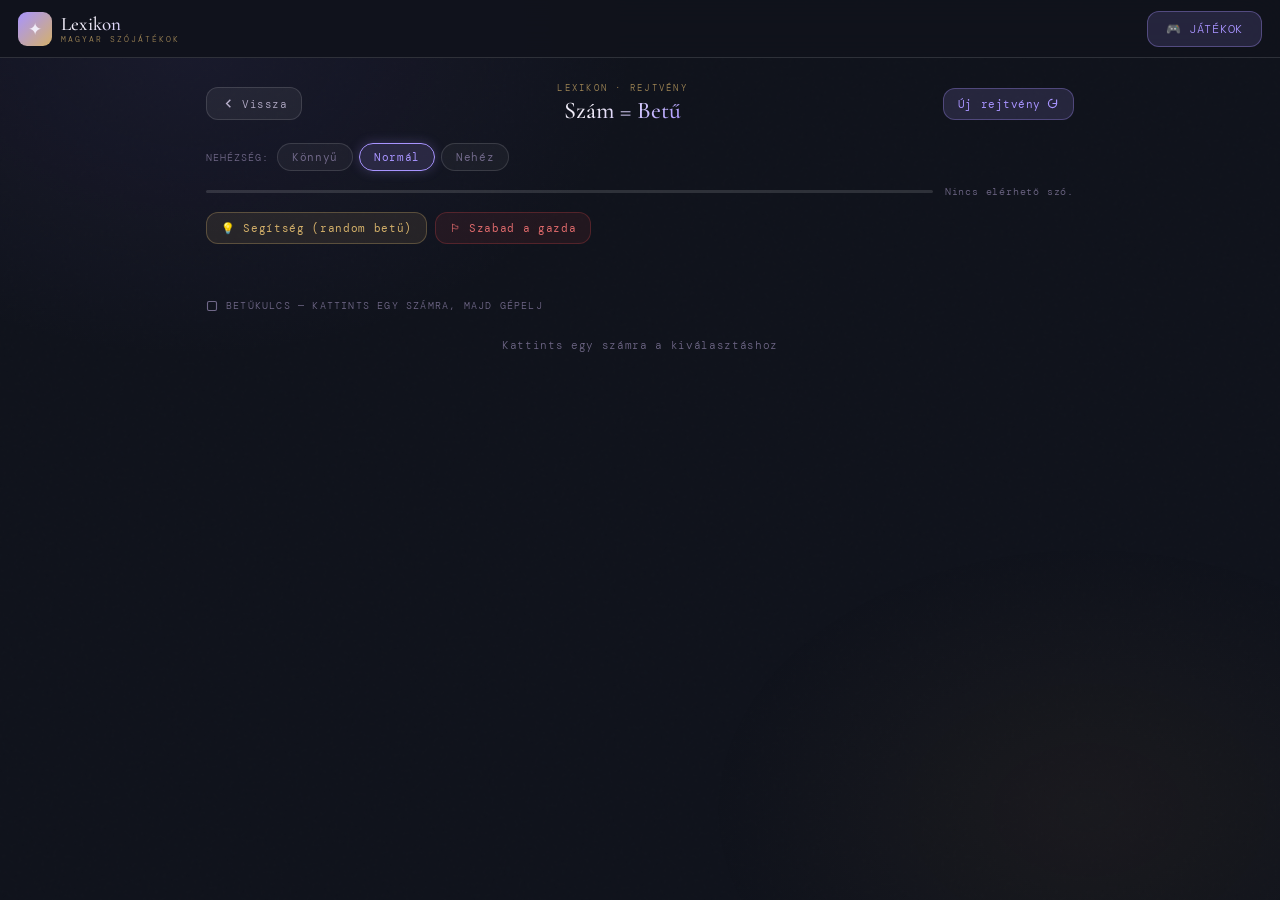
<file: szambetu.html>
<!DOCTYPE html>
<html lang="hu">
<head>
<meta charset="UTF-8">
<meta name="viewport" content="width=device-width, initial-scale=1.0, viewport-fit=cover">
<title>Lexikon — Szám = Betű</title>
<link rel="preconnect" href="https://fonts.googleapis.com">
<link rel="preconnect" href="https://fonts.gstatic.com" crossorigin>
<link href="https://fonts.googleapis.com/css2?family=Cormorant+Garamond:wght@300;400;500;600&family=DM+Mono:wght@300;400;500&family=DM+Sans:wght@300;400;500&display=swap" rel="stylesheet">
<link rel="stylesheet" href="css/base.css">
<link rel="stylesheet" href="css/szambetu.css">
<style>
  /* Always visible on own page */
  #screen-szambetu {
    position: relative;
    opacity: 1;
    transform: none;
    pointer-events: all;
    min-height: 100vh;
  }

  /* Hidden native-keyboard trigger input */
  #sb-hidden-input {
    position: fixed;
    top: -200px;
    left: 0;
    width: 1px;
    height: 1px;
    opacity: 0;
    pointer-events: none;
    border: none;
    outline: none;
    background: transparent;
    font-size: 16px; /* prevent iOS zoom */
    -webkit-user-select: text;
    user-select: text;
  }
</style>
</head>
<body>
<div class="noise"></div>

<!-- Hidden input that triggers the native mobile keyboard -->
<input
  id="sb-hidden-input"
  type="text"
  inputmode="text"
  autocomplete="off"
  autocorrect="off"
  autocapitalize="off"
  spellcheck="false"
  aria-hidden="true"
  tabindex="-1"
>

<nav class="topbar" id="topbar">
  <div class="topbar-logo" onclick="location.href='index.html'" title="Lexikon — Főoldal">
    <div class="topbar-logo-icon">✦</div>
    <div class="topbar-logo-text">
      <span class="topbar-logo-main">Lexikon</span>
      <span class="topbar-logo-sub">Magyar Szójátékok</span>
    </div>
  </div>
  <div class="topbar-spacer"></div>
  <a href="games.html" class="topbar-games-btn" style="text-decoration:none;">
    🎮 <span>Játékok</span>
  </a>
</nav>

<div id="screen-szambetu" class="visible">
  <div class="sb-app">

    <div class="sb-header">
      <a href="games.html" class="sb-back-btn" style="text-decoration:none;">
        <svg width="15" height="15" viewBox="0 0 16 16" fill="none" stroke="currentColor" stroke-width="1.5"><path d="M10 12L6 8l4-4"/></svg>
        Vissza
      </a>
      <div class="sb-title-wrap">
        <span class="sb-eyebrow">Lexikon · Rejtvény</span>
        <span class="sb-title">Szám = Betű</span>
      </div>
      <button class="sb-new-btn" onclick="startSzamBetu()">
        Új rejtvény
        <svg width="13" height="13" viewBox="0 0 16 16" fill="none" stroke="currentColor" stroke-width="1.5"><path d="M13 8A5 5 0 1 1 8 3"/><path d="M13 3v5h-5"/></svg>
      </button>
    </div>

    <div class="sb-diff-row">
      <span class="sb-diff-label">Nehézség:</span>
      <div class="sb-diff-chips" id="sb-difficulty-chips"></div>
    </div>

    <div class="sb-status-row">
      <div class="sb-progress-bar"><div class="sb-progress-fill" id="sb-progress-fill"></div></div>
      <div class="sb-status-text" id="sb-status-text">Betöltés...</div>
    </div>

    <div class="sb-helpers">
      <button class="sb-help-btn sb-help-btn-hint" onclick="sbHint()">
        💡 Segítség (random betű)
      </button>
      <button class="sb-help-btn sb-help-btn-solve" onclick="sbSolveAll()">
        🏳 Szabad a gazda
      </button>
    </div>

    <div class="sb-grid-wrap">
      <div class="sb-grid" id="sb-grid"></div>
    </div>

    <div class="sb-key-section">
      <div class="sb-key-label">
        <svg width="12" height="12" viewBox="0 0 16 16" fill="none" stroke="currentColor" stroke-width="1.5"><rect x="2" y="2" width="12" height="12" rx="2"/></svg>
        Betűkulcs — kattints egy számra, majd gépelj
      </div>
      <div class="sb-key-grid" id="sb-key-grid"></div>
    </div>

    <div class="sb-input-hint" id="sb-input-hint">Kattints egy számra a kiválasztáshoz</div>

  </div>
</div>

<div class="sb-win" id="sb-win">
  <div class="sb-win-card">
    <span class="sb-win-emoji">🏆</span>
    <div class="sb-win-title">Megfejtve!</div>
    <div class="sb-win-stat" id="sb-win-stat"></div>
    <button class="sb-win-btn" onclick="startSzamBetu()">↻ &nbsp;Új rejtvény</button>
  </div>
</div>

<div class="toast" id="toast"></div>

<script src="js/nav.js"></script>
<script>
  // Standalone shims
  let currentScreen = 'szambetu';
  let loaded = false;
  let wordList = [];

  function closeSzamBetu() { location.href = 'games.html'; }
  function showSzamBetu() {}

  const FALLBACK_URL = 'https://gist.githubusercontent.com/Konstantinusz/f9517357e46fa827c3736031ac8d01c7/raw/fc98429a6357d1c4fcc644e1b70c2431bd046cf0/magyar-szavak.txt';
  const RAW_BASE = 'https://raw.githubusercontent.com/laszlonemeth/magyarispell/master/szotar/';
  const MODULE_URLS = {
    biologia: RAW_BASE+'biologia/fonev.1', fizika: RAW_BASE+'fizika/fonev.1',
    foldrajz: RAW_BASE+'foldrajz/fonev.1', informatika: RAW_BASE+'informatika/fonev.1',
    kemia: RAW_BASE+'kemia/fonev.1', matematika: RAW_BASE+'matematika/fonev.1',
    sport: RAW_BASE+'sport/fonev.1', zene: RAW_BASE+'zene/fonev.1',
    idegen: RAW_BASE+'idegen/fonev.1', ifjusagi: RAW_BASE+'ifjusagi/fonev.1',
    regies: RAW_BASE+'regies/fonev.1',
  };
  async function tryFetch(url) {
    try { const r = await fetch(url); if (!r.ok) return null; return await r.text(); }
    catch { return null; }
  }
  async function loadWords() {
    if (loaded) return;
    let mainText = await tryFetch(FALLBACK_URL);
    if (!mainText) throw new Error('Szólista hiba');
    const rawWords = mainText.split('\n').map(l => {
      const slash = l.indexOf('/');
      return (slash > -1 ? l.slice(0, slash) : l).trim().toLowerCase();
    }).filter(w => w.length > 0 && !w.startsWith('#') && /^[a-záéíóöőúüű]+$/i.test(w));
    const wordSet = new Set(rawWords);
    const wordModuleMap = {};
    wordSet.forEach(w => { wordModuleMap[w] = ['alap']; });
    const fetchPromises = Object.entries(MODULE_URLS).map(async ([modId, url]) => {
      const text = await tryFetch(url); if (!text) return;
      text.split('\n').forEach(line => {
        const word = line.trim().split(/\s+/)[0].toLowerCase();
        if (!word || word.startsWith('#') || !/^[a-záéíóöőúüű]+$/i.test(word)) return;
        if (wordModuleMap[word]) { if (!wordModuleMap[word].includes(modId)) wordModuleMap[word].push(modId); }
        else { wordModuleMap[word] = [modId]; wordSet.add(word); }
      });
    });
    await Promise.allSettled(fetchPromises);
    wordList = [...wordSet].map(w => ({ word: w, modules: wordModuleMap[w] || ['alap'] }));
    loaded = true;
  }
</script>
<script src="js/szambetu.js"></script>
<script>
  // ── Native keyboard bridge ──────────────────────────
  // The hidden input receives keystrokes from the native mobile keyboard
  // and forwards them to the game logic.
  const sbHiddenInput = document.getElementById('sb-hidden-input');

  sbHiddenInput.addEventListener('input', (e) => {
    // Read whatever was typed (handles compose keys, diacritics, etc.)
    const val = sbHiddenInput.value;
    if (!val) return;
    // Take last character typed
    const letter = val[val.length - 1];
    sbHiddenInput.value = ''; // reset immediately
    if (/[a-záéíóöőúüűA-ZÁÉÍÓÖŐÚÜŰ]/.test(letter)) {
      sbEnterLetter(letter);
    }
  });

  // Backspace on native keyboard
  sbHiddenInput.addEventListener('keydown', (e) => {
    if (e.key === 'Backspace') {
      e.preventDefault();
      sbBackspace();
    }
    if (e.key === 'Escape') {
      sbSelectedNum = null;
      renderGuesses();
      sbHiddenInput.blur();
    }
  });

  // Re-focus hidden input if user taps elsewhere on the puzzle area
  // but only on touch devices
  document.getElementById('sb-grid').addEventListener('touchstart', () => {
    if (sbSelectedNum !== null) {
      setTimeout(() => { sbHiddenInput.value = ''; sbHiddenInput.focus(); }, 50);
    }
  }, { passive: true });

  // Start
  initSzamBetu();
</script>
</body>
</html>
</file>
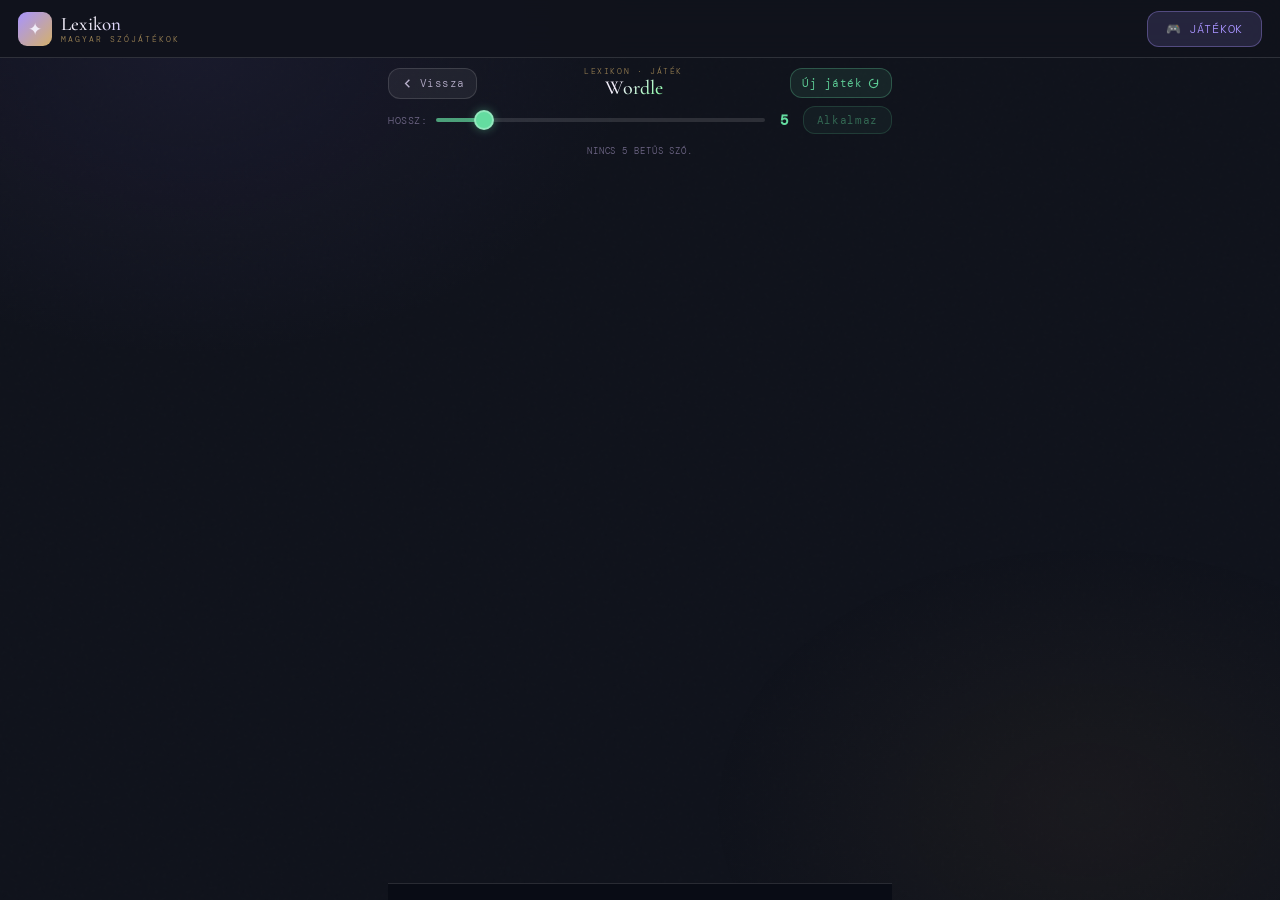
<file: wordle.html>
<!DOCTYPE html>
<html lang="hu">
<head>
<meta charset="UTF-8">
<meta name="viewport" content="width=device-width, initial-scale=1.0, viewport-fit=cover">
<title>Lexikon — Wordle</title>
<link rel="preconnect" href="https://fonts.googleapis.com">
<link rel="preconnect" href="https://fonts.gstatic.com" crossorigin>
<link href="https://fonts.googleapis.com/css2?family=Cormorant+Garamond:wght@300;400;500;600&family=DM+Mono:wght@300;400;500&family=DM+Sans:wght@300;400;500&display=swap" rel="stylesheet">
<link rel="stylesheet" href="css/base.css">
<link rel="stylesheet" href="css/wordle.css">
<style>
  body { overflow: hidden; }
  /* Standalone page: screen always visible */
  #screen-wordle {
    position: relative;
    opacity: 1 !important;
    transform: none !important;
    pointer-events: all !important;
    visibility: visible !important;
    inset: auto;
    width: 100%;
    height: 100dvh;
  }
  .wordle-keyboard { display: block !important; }
</style>
</head>
<body>
<div class="noise"></div>

<nav class="topbar" id="topbar">
  <div class="topbar-logo" onclick="location.href='index.html'" title="Lexikon — Főoldal">
    <div class="topbar-logo-icon">✦</div>
    <div class="topbar-logo-text">
      <span class="topbar-logo-main">Lexikon</span>
      <span class="topbar-logo-sub">Magyar Szójátékok</span>
    </div>
  </div>
  <div class="topbar-spacer"></div>
  <a href="games.html" class="topbar-games-btn" style="text-decoration:none;">
    🎮 <span>Játékok</span>
  </a>
</nav>

<div id="screen-wordle" class="visible">
  <div class="wordle-app">
    <div class="wordle-header">
      <a href="games.html" class="wordle-back-btn" style="text-decoration:none;">
        <svg width="15" height="15" viewBox="0 0 16 16" fill="none" stroke="currentColor" stroke-width="1.5"><path d="M10 12L6 8l4-4"/></svg>
        Vissza
      </a>
      <div class="wordle-title-wrap">
        <span class="wordle-eyebrow">Lexikon · Játék</span>
        <span class="wordle-title-text">Wordle</span>
      </div>
      <button class="wordle-new-btn" onclick="startNewGame()">
        Új játék
        <svg width="13" height="13" viewBox="0 0 16 16" fill="none" stroke="currentColor" stroke-width="1.5"><path d="M13 8A5 5 0 1 1 8 3"/><path d="M13 3v5h-5"/></svg>
      </button>
    </div>
    <div class="wordle-len-row" id="wordle-len-row"></div>
    <div class="wordle-status" id="wordle-status">
      <span id="wordle-status-text">Töltés...</span>
    </div>
    <div class="wordle-grid-wrap">
      <div class="wordle-grid" id="wordle-grid"></div>
    </div>
    <div class="wordle-msg" id="wordle-msg"></div>
    <div class="wordle-keyboard" id="wordle-keyboard"></div>
  </div>
</div>

<script src="js/nav.js"></script>
<script>
  // ── Standalone shims ──────────────────────────────────
  let currentScreen = 'wordle';
  let loaded = false;
  let wordList = [];

  const FALLBACK_URL = 'https://gist.githubusercontent.com/Konstantinusz/f9517357e46fa827c3736031ac8d01c7/raw/fc98429a6357d1c4fcc644e1b70c2431bd046cf0/magyar-szavak.txt';
  const RAW_BASE = 'https://raw.githubusercontent.com/laszlonemeth/magyarispell/master/szotar/';
  const MODULE_URLS = {
    biologia:   RAW_BASE+'biologia/fonev.1',
    fizika:     RAW_BASE+'fizika/fonev.1',
    foldrajz:   RAW_BASE+'foldrajz/fonev.1',
    informatika:RAW_BASE+'informatika/fonev.1',
    kemia:      RAW_BASE+'kemia/fonev.1',
    matematika: RAW_BASE+'matematika/fonev.1',
    sport:      RAW_BASE+'sport/fonev.1',
    zene:       RAW_BASE+'zene/fonev.1',
    idegen:     RAW_BASE+'idegen/fonev.1',
    ifjusagi:   RAW_BASE+'ifjusagi/fonev.1',
    regies:     RAW_BASE+'regies/fonev.1',
  };
  async function tryFetch(url) {
    try { const r = await fetch(url); if (!r.ok) return null; return await r.text(); }
    catch { return null; }
  }
  async function loadWords() {
    if (loaded) return;
    let mainText = await tryFetch(FALLBACK_URL);
    if (!mainText) throw new Error('Szólista hiba');
    const rawWords = mainText.split('\n').map(l => {
      const slash = l.indexOf('/');
      return (slash > -1 ? l.slice(0, slash) : l).trim().toLowerCase();
    }).filter(w => w.length > 0 && !w.startsWith('#') && /^[a-záéíóöőúüű]+$/i.test(w));
    const wordSet = new Set(rawWords);
    const wordModuleMap = {};
    wordSet.forEach(w => { wordModuleMap[w] = ['alap']; });
    const fetchPromises = Object.entries(MODULE_URLS).map(async ([modId, url]) => {
      const text = await tryFetch(url); if (!text) return;
      text.split('\n').forEach(line => {
        const word = line.trim().split(/\s+/)[0].toLowerCase();
        if (!word || word.startsWith('#') || !/^[a-záéíóöőúüű]+$/i.test(word)) return;
        if (wordModuleMap[word]) { if (!wordModuleMap[word].includes(modId)) wordModuleMap[word].push(modId); }
        else { wordModuleMap[word] = [modId]; wordSet.add(word); }
      });
    });
    await Promise.allSettled(fetchPromises);
    wordList = [...wordSet].map(w => ({ word: w, modules: wordModuleMap[w] || ['alap'] }));
    loaded = true;
  }
</script>
<script src="js/wordle.js"></script>
<script>
  // Double rAF: ensures the browser has completed a full layout pass
  // before initWordle reads DOM dimensions — this fixes the missing grid styles.
  requestAnimationFrame(() => requestAnimationFrame(() => initWordle()));
</script>
</body>
</html>
</file>
<file: css/base.css>
:root {
  --bg-deep:       #10131c;
  --bg-mid:        #181d2a;
  --bg-card:       rgba(255,255,255,0.06);
  --bg-card-hover: rgba(255,255,255,0.09);
  --glass-border:  rgba(255,255,255,0.13);
  --glass-border-focus: rgba(168,148,255,0.45);
  --accent:        #a894ff;
  --accent-dim:    rgba(168,148,255,0.15);
  --accent-glow:   rgba(168,148,255,0.25);
  --gold:          #d4b06a;
  --gold-dim:      rgba(212,176,106,0.13);
  --text-primary:  #f0ecf8;
  --text-secondary:#b8b0cc;
  --text-tertiary: #706888;
  --danger:        rgba(255,100,100,0.7);
  --yellow:        #f5c842;
  --yellow-dim:    rgba(245,200,66,0.15);
  --green:         #5fd68a;
  --green-dim:     rgba(95,214,138,0.15);
  --radius:        12px;
  --radius-lg:     18px;
  --transition:    0.25s cubic-bezier(0.4,0,0.2,1);
  --header-h:      58px;
}

*, *::before, *::after { box-sizing: border-box; margin: 0; padding: 0; }

html {
  scroll-behavior: smooth;
  overflow-x: hidden;
  width: 100%;
  max-width: 100%;
  -webkit-overflow-scrolling: touch;
  touch-action: pan-y;
}
body {
  overflow-x: hidden;
  width: 100%;
  max-width: 100%;
  background: var(--bg-deep);
  color: var(--text-primary);
  font-family: 'DM Sans', sans-serif;
  font-weight: 300;
  min-height: 100vh;
  position: relative;
  -webkit-overflow-scrolling: touch;
  touch-action: pan-y;
}

body::before {
  content: '';
  position: fixed;
  top: -30vh; left: -20vw;
  width: 70vw; height: 70vh;
  background: radial-gradient(ellipse, rgba(100,80,180,0.10) 0%, transparent 70%);
  pointer-events: none; z-index: 0;
}
body::after {
  content: '';
  position: fixed;
  bottom: -20vh; right: -15vw;
  width: 60vw; height: 60vh;
  background: radial-gradient(ellipse, rgba(160,120,60,0.07) 0%, transparent 70%);
  pointer-events: none; z-index: 0;
}

.noise {
  position: fixed; inset: 0;
  width: 100%; height: 100%;
  background-image: url("data:image/svg+xml,%3Csvg viewBox='0 0 256 256' xmlns='http://www.w3.org/2000/svg'%3E%3Cfilter id='noise'%3E%3CfeTurbulence type='fractalNoise' baseFrequency='0.9' numOctaves='4' stitchTiles='stitch'/%3E%3C/filter%3E%3Crect width='100%25' height='100%25' filter='url(%23noise)' opacity='0.025'/%3E%3C/svg%3E");
  pointer-events: none; z-index: 0; opacity: 0.4;
  overflow: hidden;
}

.topbar {
  position: fixed;
  top: 0; left: 0; right: 0;
  width: 100%;
  height: var(--header-h);
  background: rgba(16,19,28,0.94);
  backdrop-filter: blur(20px);
  -webkit-backdrop-filter: blur(20px);
  border-bottom: 1px solid var(--glass-border);
  z-index: 500;
  display: flex;
  align-items: center;
  padding: 0 18px;
  gap: 10px;
  overflow: hidden;
  touch-action: none;
}

.topbar-logo {
  display: flex; align-items: center; gap: 9px;
  text-decoration: none; cursor: pointer; flex-shrink: 0;
  transition: opacity var(--transition);
}
.topbar-logo:hover { opacity: 0.8; }
.topbar-logo-icon {
  width: 34px; height: 34px;
  background: linear-gradient(135deg, var(--accent), var(--gold));
  border-radius: 9px;
  display: flex; align-items: center; justify-content: center;
  font-size: 17px; flex-shrink: 0;
}
.topbar-logo-text { display: flex; flex-direction: column; line-height: 1.1; }
.topbar-logo-main {
  font-family: 'Cormorant Garamond', serif;
  font-size: 19px; font-weight: 500;
  background: linear-gradient(135deg, #f0ecf8 30%, #a894ff 100%);
  -webkit-background-clip: text; -webkit-text-fill-color: transparent; background-clip: text;
  letter-spacing: 0.01em;
}
.topbar-logo-sub {
  font-family: 'DM Mono', monospace;
  font-size: 8px; color: var(--gold); letter-spacing: 0.25em;
  text-transform: uppercase; opacity: 0.75; -webkit-text-fill-color: var(--gold);
}
.topbar-spacer { flex: 1; min-width: 0; }

.topbar-games-btn {
  display: flex; align-items: center; gap: 7px;
  background: var(--accent-dim);
  border: 1px solid rgba(168,148,255,0.35);
  border-radius: var(--radius);
  color: var(--accent);
  font-family: 'DM Mono', monospace;
  font-size: 12px; letter-spacing: 0.06em; text-transform: uppercase;
  padding: 9px 18px; cursor: pointer;
  transition: var(--transition); white-space: nowrap;
  -webkit-tap-highlight-color: transparent; touch-action: manipulation;
  flex-shrink: 0; min-width: 0;
}
.topbar-games-btn:hover, .topbar-games-btn:active {
  background: rgba(168,148,255,0.28); border-color: var(--accent);
  box-shadow: 0 0 18px var(--accent-glow);
}

#screen-main, #screen-games, #screen-szambetu, #screen-wordle {
  width: 100%;
  max-width: 100vw;
  overflow-x: hidden;
}

#screen-main, #screen-games {
  position: absolute; top: 0; left: 0; right: 0; min-height: 100vh;
  transition: opacity 0.45s cubic-bezier(0.4,0,0.2,1), transform 0.45s cubic-bezier(0.4,0,0.2,1);
  will-change: opacity, transform;
}
#screen-main.hidden  { opacity: 0; transform: translateX(-60px); pointer-events: none; }
#screen-games        { opacity: 0; transform: translateX(60px);  pointer-events: none; }
#screen-games.visible{ opacity: 1; transform: translateX(0);     pointer-events: all; }

.app {
  position: relative; z-index: 1;
  max-width: 760px; width: 100%;
  margin: 0 auto;
  padding: calc(var(--header-h) + 28px) 22px 100px;
  overflow-x: hidden;
}
.games-app {
  position: relative; z-index: 1;
  max-width: 760px; width: 100%;
  margin: 0 auto;
  padding: calc(var(--header-h) + 36px) 22px 100px;
  overflow-x: hidden;
}

.toast {
  position: fixed; bottom: 28px; left: 50%; transform: translateX(-50%) translateY(20px);
  background: #1e2436; border: 1px solid var(--glass-border);
  border-radius: var(--radius); padding: 12px 22px; font-size: 13px;
  color: var(--text-secondary); backdrop-filter: blur(16px); opacity: 0;
  transition: opacity 0.3s, transform 0.3s; pointer-events: none; z-index: 600;
  white-space: nowrap; max-width: calc(100vw - 40px); overflow: hidden; text-overflow: ellipsis;
}
.toast.show { opacity: 1; transform: translateX(-50%) translateY(0); }

@keyframes fadeDown { from { opacity: 0; transform: translateY(-20px); } to { opacity: 1; transform: translateY(0); } }
@keyframes fadeUp   { from { opacity: 0; transform: translateY(18px);  } to { opacity: 1; transform: translateY(0); } }
@keyframes popIn    { from { opacity: 0; transform: scale(0.7); }        to { opacity: 1; transform: scale(1); } }
@keyframes chipIn   { from { opacity: 0; transform: scale(0.92) translateY(4px); } to { opacity: 1; transform: scale(1) translateY(0); } }
@keyframes spin     { to { transform: rotate(360deg); } }
@keyframes loadBar  { 0% { width: 0%; margin-left: 0; } 50% { width: 60%; margin-left: 20%; } 100% { width: 0%; margin-left: 100%; } }
@keyframes pulse    { 0%,100% { opacity: 1; transform: scale(1); } 50% { opacity: 0.5; transform: scale(1.3); } }

@media (max-width: 480px) {
  :root { --header-h: 50px; }
  .topbar { padding: 0 10px; gap: 6px; }
  .topbar-logo-sub { display: none; }
  .topbar-logo-main { font-size: 15px; }
  .topbar-logo-icon { width: 27px; height: 27px; font-size: 13px; border-radius: 7px; }
  .topbar-games-btn { padding: 7px 12px; font-size: 11px; gap: 5px; }
  .app  { padding: calc(var(--header-h) + 14px) 13px 72px; }
  .games-app { padding: calc(var(--header-h) + 14px) 13px 72px; }
}
@media (max-width: 400px) {
  .topbar-games-btn { padding: 6px 10px; font-size: 10px; }
  .topbar-logo-main { font-size: 14px; }
}
@media (max-width: 375px) {
  :root { --header-h: 48px; }
}
@media (max-width: 340px) {
  .topbar-logo-text { display: none; }
}




/* ── Bug Report FAB ──────────────────────────────────── */
.br-fab {
  position: fixed;
  bottom: max(24px, env(safe-area-inset-bottom, 24px));
  right: 20px;
  z-index: 700;
  display: flex;
  align-items: center;
  gap: 8px;
  background: rgba(30, 36, 54, 0.92);
  border: 1px solid rgba(255,255,255,0.14);
  border-radius: 50px;
  padding: 10px 18px 10px 14px;
  cursor: pointer;
  backdrop-filter: blur(16px);
  -webkit-backdrop-filter: blur(16px);
  box-shadow: 0 4px 24px rgba(0,0,0,0.45);
  transition: var(--transition);
  -webkit-tap-highlight-color: transparent;
  touch-action: manipulation;
  user-select: none;
}
.br-fab:hover {
  border-color: rgba(168,148,255,0.4);
  background: rgba(40, 46, 68, 0.97);
  box-shadow: 0 6px 32px rgba(0,0,0,0.55), 0 0 20px rgba(168,148,255,0.12);
  transform: translateY(-2px);
}
.br-fab:active { transform: translateY(0); }
.br-fab-icon { font-size: 16px; line-height: 1; }
.br-fab-label {
  font-family: 'DM Mono', monospace;
  font-size: 11px;
  letter-spacing: 0.07em;
  text-transform: uppercase;
  color: var(--text-secondary);
}

/* ── Bug Report Modal ────────────────────────────────── */
.br-modal-overlay {
  position: fixed; inset: 0; z-index: 950;
  background: rgba(8, 11, 18, 0.78);
  backdrop-filter: blur(12px);
  -webkit-backdrop-filter: blur(12px);
  display: flex;
  align-items: flex-end;      /* mobile: sheet from bottom */
  justify-content: center;
  opacity: 0;
  pointer-events: none;
  transition: opacity 0.28s ease;
  padding: 0;
}
.br-modal-overlay.show {
  opacity: 1;
  pointer-events: all;
}
/* on wider screens centre it as a proper modal */
@media (min-width: 540px) {
  .br-modal-overlay {
    align-items: center;
    padding: 20px;
  }
}

.br-modal {
  background: #1a1f30;
  border: 1px solid rgba(255,255,255,0.13);
  border-radius: var(--radius-lg) var(--radius-lg) 0 0;
  width: 100%;
  max-width: 480px;
  max-height: 92dvh;
  overflow-y: auto;
  -webkit-overflow-scrolling: touch;
  box-shadow: 0 -8px 60px rgba(0,0,0,0.6);
  transform: translateY(30px);
  transition: transform 0.32s cubic-bezier(0.34, 1.2, 0.64, 1);
  padding: 0 0 max(24px, env(safe-area-inset-bottom, 24px));
}
.br-modal-overlay.show .br-modal { transform: translateY(0); }

@media (min-width: 540px) {
  .br-modal {
    border-radius: var(--radius-lg);
    max-height: 85dvh;
    box-shadow: 0 24px 80px rgba(0,0,0,0.65);
    transform: translateY(20px) scale(0.97);
    transition: transform 0.3s cubic-bezier(0.34, 1.1, 0.64, 1),
                opacity 0.3s ease;
  }
  .br-modal-overlay.show .br-modal {
    transform: translateY(0) scale(1);
  }
}

/* drag handle (mobile) */
.br-modal-handle {
  width: 36px; height: 4px;
  background: rgba(255,255,255,0.18);
  border-radius: 2px;
  margin: 12px auto 0;
}
@media (min-width: 540px) { .br-modal-handle { display: none; } }

.br-modal-header {
  display: flex;
  align-items: center;
  justify-content: space-between;
  padding: 18px 22px 14px;
  border-bottom: 1px solid rgba(255,255,255,0.08);
  gap: 12px;
}
.br-modal-title-wrap { display: flex; align-items: center; gap: 10px; }
.br-modal-icon { font-size: 22px; line-height: 1; }
.br-modal-title {
  font-family: 'Cormorant Garamond', serif;
  font-size: 20px; font-weight: 500;
  color: var(--text-primary);
  line-height: 1.2;
}
.br-modal-sub {
  font-family: 'DM Mono', monospace;
  font-size: 10px;
  letter-spacing: 0.08em;
  color: var(--text-tertiary);
  margin-top: 2px;
}
.br-modal-close {
  width: 32px; height: 32px;
  border-radius: 50%;
  background: rgba(255,255,255,0.07);
  border: 1px solid rgba(255,255,255,0.12);
  color: var(--text-secondary);
  font-size: 16px; line-height: 1;
  display: flex; align-items: center; justify-content: center;
  cursor: pointer;
  transition: var(--transition);
  flex-shrink: 0;
  -webkit-tap-highlight-color: transparent;
  touch-action: manipulation;
}
.br-modal-close:hover {
  background: rgba(255,255,255,0.13);
  border-color: rgba(255,255,255,0.25);
  color: var(--text-primary);
}

.br-modal-body { padding: 20px 22px 0; }

/* Type chips */
.br-type-row {
  display: flex; gap: 8px; margin-bottom: 18px; flex-wrap: wrap;
}
.br-type-btn {
  display: flex; align-items: center; gap: 5px;
  padding: 7px 14px;
  border-radius: 20px;
  border: 1px solid rgba(255,255,255,0.12);
  background: rgba(255,255,255,0.05);
  color: var(--text-secondary);
  font-family: 'DM Mono', monospace;
  font-size: 11px; letter-spacing: 0.05em;
  cursor: pointer; transition: var(--transition);
  -webkit-tap-highlight-color: transparent;
  touch-action: manipulation;
}
.br-type-btn:hover {
  border-color: rgba(168,148,255,0.35);
  color: var(--text-primary);
}
.br-type-btn.active {
  border-color: rgba(168,148,255,0.55);
  background: rgba(168,148,255,0.12);
  color: var(--accent);
  box-shadow: 0 0 12px rgba(168,148,255,0.15);
}

/* Fields */
.br-field-group { margin-bottom: 14px; }
.br-label {
  display: block;
  font-family: 'DM Mono', monospace;
  font-size: 10px; letter-spacing: 0.1em; text-transform: uppercase;
  color: var(--text-tertiary); margin-bottom: 7px;
}
.br-optional {
  font-size: 9px; color: var(--text-tertiary); opacity: 0.65; letter-spacing: 0.05em; text-transform: none;
}
.br-input {
  width: 100%;
  background: rgba(255,255,255,0.05);
  border: 1px solid rgba(255,255,255,0.13);
  border-radius: var(--radius);
  color: var(--text-primary);
  font-family: 'DM Sans', sans-serif;
  font-size: 14px;
  padding: 11px 14px;
  outline: none;
  transition: border-color 0.2s;
  /* Prevent iOS zoom: font-size must be ≥16px on focus, or we set it here */
  font-size: 16px;
}
/* show native size, but display at 14px visually */
@media (min-width: 540px) { .br-input { font-size: 14px; } }
.br-input::placeholder { color: var(--text-tertiary); opacity: 0.7; }
.br-input:focus { border-color: var(--glass-border-focus); background: rgba(168,148,255,0.05); }

.br-textarea {
  width: 100%; resize: vertical; min-height: 96px;
  background: rgba(255,255,255,0.05);
  border: 1px solid rgba(255,255,255,0.13);
  border-radius: var(--radius);
  color: var(--text-primary);
  font-family: 'DM Sans', sans-serif;
  font-size: 16px;
  padding: 11px 14px;
  outline: none;
  transition: border-color 0.2s;
  line-height: 1.55;
}
@media (min-width: 540px) { .br-textarea { font-size: 14px; } }
.br-textarea::placeholder { color: var(--text-tertiary); opacity: 0.7; }
.br-textarea:focus { border-color: var(--glass-border-focus); background: rgba(168,148,255,0.05); }

.br-charcount {
  text-align: right;
  font-family: 'DM Mono', monospace;
  font-size: 10px; color: var(--text-tertiary);
  margin-top: 5px;
}

/* Footer */
.br-modal-footer {
  padding: 18px 22px 0;
  display: flex;
  flex-direction: column;
  gap: 10px;
}
.br-footer-btns {
  display: flex; gap: 10px;
}
.br-submit-btn {
  flex: 1;
  display: flex; align-items: center; justify-content: center; gap: 8px;
  background: var(--accent-dim);
  border: 1px solid rgba(168,148,255,0.38);
  border-radius: var(--radius);
  color: var(--accent);
  font-family: 'DM Mono', monospace;
  font-size: 13px; letter-spacing: 0.07em;
  padding: 12px 20px;
  cursor: pointer; transition: var(--transition);
  -webkit-tap-highlight-color: transparent;
  touch-action: manipulation;
}
.br-submit-btn:hover:not(:disabled) {
  background: rgba(168,148,255,0.25);
  border-color: var(--accent);
  box-shadow: 0 0 20px rgba(168,148,255,0.2);
}
.br-submit-btn:disabled { opacity: 0.5; cursor: not-allowed; }
.br-cancel-btn {
  display: flex; align-items: center; justify-content: center;
  background: rgba(255,255,255,0.05);
  border: 1px solid rgba(255,255,255,0.12);
  border-radius: var(--radius);
  color: var(--text-secondary);
  font-family: 'DM Mono', monospace;
  font-size: 12px; letter-spacing: 0.06em;
  padding: 12px 18px;
  cursor: pointer; transition: var(--transition);
  -webkit-tap-highlight-color: transparent;
  touch-action: manipulation;
  white-space: nowrap;
}
.br-cancel-btn:hover {
  border-color: rgba(255,255,255,0.25);
  color: var(--text-primary);
}
.br-privacy {
  font-family: 'DM Mono', monospace;
  font-size: 9px; letter-spacing: 0.05em;
  color: var(--text-tertiary); opacity: 0.7;
  text-align: center; line-height: 1.5;
}

/* Success state */
.br-success {
  display: none;
  flex-direction: column;
  align-items: center;
  gap: 8px;
  padding: 28px 22px;
  text-align: center;
}
.br-success.show { display: flex; animation: fadeUp 0.35s ease; }
.br-success-icon {
  font-size: 40px; line-height: 1; margin-bottom: 4px;
}
.br-success-title {
  font-family: 'Cormorant Garamond', serif;
  font-size: 22px; font-weight: 500;
  background: linear-gradient(135deg, #f0ecf8, #a894ff);
  -webkit-background-clip: text; -webkit-text-fill-color: transparent; background-clip: text;
}
.br-success-sub {
  font-family: 'DM Mono', monospace;
  font-size: 11px; color: var(--text-tertiary); letter-spacing: 0.05em;
}
.br-success-close-btn {
  margin-top: 10px;
  display: flex; align-items: center; justify-content: center;
  background: var(--accent-dim);
  border: 1px solid rgba(168,148,255,0.38);
  border-radius: var(--radius);
  color: var(--accent);
  font-family: 'DM Mono', monospace;
  font-size: 12px; letter-spacing: 0.07em;
  padding: 10px 24px;
  cursor: pointer; transition: var(--transition);
  -webkit-tap-highlight-color: transparent;
}
.br-success-close-btn:hover {
  background: rgba(168,148,255,0.25);
  border-color: var(--accent);
}
</file>
<file: css/search.css>
.steps-track {
  display: flex; align-items: center; justify-content: center; gap: 0;
  margin-bottom: 36px; animation: fadeDown 0.8s 0.1s ease both;
}
.step-dot { display: flex; flex-direction: column; align-items: center; gap: 6px; cursor: pointer; -webkit-tap-highlight-color: transparent; }
.step-dot-circle {
  width: 30px; height: 30px; border-radius: 50%;
  border: 1px solid var(--glass-border); background: var(--bg-card);
  display: flex; align-items: center; justify-content: center;
  font-family: 'DM Mono', monospace; font-size: 10px; color: var(--text-tertiary);
  transition: var(--transition); backdrop-filter: blur(8px);
}
.step-dot.active .step-dot-circle { border-color: var(--accent); background: var(--accent-dim); color: var(--accent); box-shadow: 0 0 16px var(--accent-glow); }
.step-dot.done  .step-dot-circle  { border-color: var(--gold);   background: var(--gold-dim);   color: var(--gold); }
.step-dot-label { font-size: 9px; letter-spacing: 0.05em; color: var(--text-tertiary); text-transform: uppercase; white-space: nowrap; }
.step-dot.active .step-dot-label { color: var(--accent); }
.step-dot.done   .step-dot-label { color: var(--gold); }
.step-line { flex: 1; height: 1px; background: var(--glass-border); max-width: 60px; margin: 0 4px; margin-bottom: 20px; transition: var(--transition); }
.step-line.done { background: linear-gradient(90deg, var(--gold), var(--accent)); opacity: 0.4; }

.section { margin-bottom: 32px; animation: fadeUp 0.6s ease both; }
.section:nth-child(1) { animation-delay: 0.12s; }
.section:nth-child(2) { animation-delay: 0.20s; }
.section:nth-child(3) { animation-delay: 0.28s; }
.section:nth-child(4) { animation-delay: 0.36s; }
.section-label { display: flex; align-items: center; gap: 10px; margin-bottom: 14px; }
.section-num {
  font-family: 'DM Mono', monospace; font-size: 10px; letter-spacing: 0.1em;
  color: var(--gold); background: var(--gold-dim); border: 1px solid rgba(212,176,106,0.2);
  border-radius: 6px; padding: 3px 8px; flex-shrink: 0;
}
.section-title { font-family: 'Cormorant Garamond', serif; font-size: 17px; font-weight: 500; letter-spacing: 0.02em; color: var(--text-secondary); }
.section-divider { height: 1px; background: linear-gradient(90deg, var(--glass-border), transparent); margin-bottom: 18px; }

.card {
  background: var(--bg-card); border: 1px solid var(--glass-border);
  border-radius: var(--radius-lg); backdrop-filter: blur(16px); -webkit-backdrop-filter: blur(16px);
  padding: 20px; transition: border-color var(--transition);
}
.card:hover { border-color: rgba(255,255,255,0.16); }

input[type="text"] {
  background: rgba(255,255,255,0.05); border: 1px solid var(--glass-border);
  border-radius: var(--radius); color: var(--text-primary);
  font-family: 'DM Mono', monospace; font-size: 14px; padding: 12px 14px;
  outline: none; transition: border-color var(--transition), box-shadow var(--transition), background var(--transition);
  width: 100%; appearance: none; -webkit-appearance: none; touch-action: manipulation;
}
input[type="text"]:focus {
  border-color: var(--glass-border-focus); background: rgba(168,148,255,0.05);
  box-shadow: 0 0 20px rgba(168,148,255,0.1);
}
input[type="text"]::placeholder { color: var(--text-tertiary); }

.length-row { display: flex; align-items: center; gap: 16px; flex-wrap: wrap; }
.length-stepper {
  display: flex; align-items: center;
  border: 1px solid var(--glass-border); border-radius: var(--radius);
  overflow: hidden; background: rgba(255,255,255,0.04); backdrop-filter: blur(8px);
}
.num-btn {
  width: 52px; height: 56px; border: none; background: transparent;
  color: var(--text-secondary); font-size: 22px; line-height: 1; cursor: pointer;
  display: flex; align-items: center; justify-content: center;
  transition: var(--transition); user-select: none; -webkit-user-select: none;
  flex-shrink: 0; -webkit-tap-highlight-color: transparent; touch-action: manipulation;
}
.num-btn:hover { color: var(--accent); background: var(--accent-dim); }
.num-btn:active { background: rgba(168,148,255,0.25); }
.len-display {
  min-width: 64px; text-align: center;
  font-family: 'DM Mono', monospace; font-size: 26px; font-weight: 500;
  color: var(--text-primary); padding: 0 4px;
  border-left: 1px solid var(--glass-border); border-right: 1px solid var(--glass-border);
  height: 56px; display: flex; align-items: center; justify-content: center;
}
.length-hint { font-family: 'DM Mono', monospace; font-size: 11px; color: var(--text-tertiary); letter-spacing: 0.04em; }

#slots-grid { display: flex; flex-wrap: wrap; gap: 8px; }
.slot-wrap { display: flex; flex-direction: column; align-items: center; gap: 5px; }
.slot-label { font-family: 'DM Mono', monospace; font-size: 9px; color: var(--text-tertiary); letter-spacing: 0.05em; }
.slot-input {
  width: 44px !important; text-align: center !important; text-transform: uppercase;
  font-size: 18px !important; font-weight: 500; padding: 10px 4px !important;
  letter-spacing: 0.05em; touch-action: manipulation;
}
.slot-input.filled {
  border-color: rgba(95,214,138,0.55) !important; background: rgba(61,122,86,0.2) !important;
  color: var(--green) !important; box-shadow: 0 0 10px rgba(95,214,138,0.12);
}
.slots-empty-hint { font-family: 'DM Mono', monospace; font-size: 12px; color: var(--text-tertiary); padding: 8px 0; letter-spacing: 0.03em; }

.filter-row { display: grid; grid-template-columns: 1fr 1fr; gap: 16px; }
.filter-group { display: flex; flex-direction: column; gap: 8px; }
.filter-label { font-size: 10px; letter-spacing: 0.12em; text-transform: uppercase; color: var(--text-tertiary); font-family: 'DM Mono', monospace; }
.pills-row { display: flex; flex-wrap: wrap; gap: 4px; min-height: 22px; }
.pill { font-family: 'DM Mono', monospace; font-size: 11px; font-weight: 500; border-radius: 6px; padding: 2px 8px; letter-spacing: 0.05em; animation: popIn 0.2s ease; }
.pill-excluded { background: rgba(255,80,80,0.13); color: rgba(255,130,130,0.9); border: 1px solid rgba(255,80,80,0.22); }
.pill-required { background: rgba(100,220,160,0.11); color: rgba(100,220,160,0.9); border: 1px solid rgba(100,220,160,0.22); }

.yellow-filter-section { margin-top: 18px; padding-top: 16px; border-top: 1px solid var(--glass-border); }
.yellow-filter-label { font-size: 10px; letter-spacing: 0.12em; text-transform: uppercase; color: var(--text-tertiary); font-family: 'DM Mono', monospace; margin-bottom: 10px; display: flex; align-items: center; gap: 8px; }
.yellow-badge { display: inline-block; width: 12px; height: 12px; background: var(--yellow); border-radius: 3px; flex-shrink: 0; }
#yellow-slots-grid { display: flex; flex-wrap: wrap; gap: 8px; }
.yellow-slot-wrap { display: flex; flex-direction: column; align-items: center; gap: 5px; }
.yellow-slot-input {
  width: 52px !important; text-align: center !important; text-transform: uppercase;
  font-size: 13px !important; font-weight: 500; padding: 9px 3px !important;
  letter-spacing: 0.04em; touch-action: manipulation;
  border-color: rgba(245,200,66,0.28) !important; background: rgba(245,200,66,0.05) !important;
}
.yellow-slot-input.has-value {
  border-color: rgba(245,200,66,0.6) !important; background: rgba(245,200,66,0.11) !important;
  color: var(--yellow) !important; box-shadow: 0 0 12px rgba(245,200,66,0.12);
}
.yellow-slot-input:focus { border-color: rgba(245,200,66,0.75) !important; box-shadow: 0 0 20px rgba(245,200,66,0.16) !important; }

.info-btn {
  position: relative; display: inline-flex; align-items: center; justify-content: center;
  width: 16px; height: 16px; font-size: 14px; color: var(--text-tertiary);
  cursor: pointer; user-select: none; -webkit-user-select: none;
  vertical-align: middle; flex-shrink: 0; transition: color var(--transition);
}
.info-btn:hover, .info-btn:focus { color: var(--accent); outline: none; }
.info-tooltip {
  position: absolute; bottom: calc(100% + 8px); left: 50%; transform: translateX(-50%);
  width: 240px; background: #1e2436; border: 1px solid rgba(168,148,255,0.3); border-radius: 10px;
  padding: 11px 14px; font-family: 'DM Sans', sans-serif; font-size: 12px; font-weight: 300;
  line-height: 1.5; color: var(--text-secondary); pointer-events: none; opacity: 0;
  transition: opacity 0.18s ease, transform 0.18s ease; transform: translateX(-50%) translateY(4px);
  z-index: 200; box-shadow: 0 8px 32px rgba(0,0,0,0.5); white-space: normal; text-transform: none; letter-spacing: 0;
}
.info-tooltip em { font-style: italic; color: var(--yellow); }
.info-tooltip strong { font-weight: 600; color: var(--text-primary); }
.info-btn:hover .info-tooltip, .info-btn:focus .info-tooltip, .info-btn.open .info-tooltip {
  opacity: 1; transform: translateX(-50%) translateY(0);
}

.search-btn-wrap { padding: 4px 0 6px; }
.search-btn {
  background: linear-gradient(135deg, rgba(168,148,255,0.16), rgba(212,176,106,0.11));
  border: 1px solid rgba(168,148,255,0.32); border-radius: var(--radius);
  color: var(--text-primary); font-family: 'Cormorant Garamond', serif;
  font-size: 18px; font-weight: 500; letter-spacing: 0.06em; padding: 15px 44px;
  cursor: pointer; transition: var(--transition); position: relative; overflow: hidden;
  display: inline-block; -webkit-tap-highlight-color: transparent; touch-action: manipulation;
}
.search-btn::before { content: ''; position: absolute; inset: 0; background: linear-gradient(135deg, rgba(168,148,255,0.16), transparent); opacity: 0; transition: opacity var(--transition); }
.search-btn:hover::before { opacity: 1; }
.search-btn:hover { border-color: var(--accent); box-shadow: 0 0 32px var(--accent-glow), 0 4px 24px rgba(0,0,0,0.3); transform: translateY(-2px); }
.search-btn:active { transform: translateY(0); }
.search-btn:disabled { opacity: 0.5; cursor: not-allowed; transform: none; }
.btn-icon { margin-left: 8px; display: inline-block; transition: transform var(--transition); }
.search-btn:hover .btn-icon { transform: translateX(3px); }

.loading-bar { height: 1px; background: linear-gradient(90deg, transparent, var(--accent), transparent); margin-bottom: 14px; }
.loading-bar.active { animation: loadBar 1.2s ease infinite; }

.results-meta { display: flex; align-items: center; justify-content: space-between; margin-bottom: 14px; flex-wrap: wrap; gap: 8px; }
.results-count { font-family: 'DM Mono', monospace; font-size: 11px; color: var(--gold); letter-spacing: 0.06em; }
.filter-tags { display: flex; flex-wrap: wrap; gap: 6px; }
.filter-tag { font-family: 'DM Mono', monospace; font-size: 10px; color: var(--text-tertiary); background: var(--bg-card); border: 1px solid var(--glass-border); border-radius: 6px; padding: 2px 8px; }
.results-search-wrap { margin-bottom: 14px; position: relative; }
.results-search-wrap input { padding-left: 34px; }
.results-search-icon { position: absolute; left: 12px; top: 50%; transform: translateY(-50%); color: var(--text-tertiary); pointer-events: none; font-size: 14px; font-family: 'DM Mono', monospace; }
.words-grid { display: flex; flex-wrap: wrap; gap: 8px; }

.word-chip {
  background: var(--bg-card); border: 1px solid var(--glass-border); border-radius: var(--radius);
  padding: 9px 14px; font-family: 'DM Mono', monospace; font-size: 13px; letter-spacing: 0.04em;
  color: var(--text-secondary); cursor: pointer; transition: var(--transition); position: relative;
  animation: chipIn 0.3s ease both; -webkit-tap-highlight-color: transparent; touch-action: manipulation;
}
.word-chip::before { content: ''; position: absolute; inset: 0; border-radius: var(--radius); background: linear-gradient(135deg, var(--accent-dim), transparent); opacity: 0; transition: opacity var(--transition); }
.word-chip:hover { border-color: rgba(168,148,255,0.38); color: var(--text-primary); transform: translateY(-2px); box-shadow: 0 4px 16px rgba(0,0,0,0.3); z-index: 10; }
.word-chip:hover::before { opacity: 1; }
.word-chip span.match        { color: var(--accent);  font-weight: 500; }
.word-chip span.pos-match    { color: var(--gold); }
.word-chip span.yellow-match { color: var(--yellow);  font-weight: 500; }

.tooltip {
  position: absolute; bottom: calc(100% + 8px); left: 50%; transform: translateX(-50%) translateY(4px);
  background: #1e2436; border: 1px solid rgba(168,148,255,0.25); border-radius: 10px;
  padding: 10px 14px; min-width: 180px; max-width: 240px; pointer-events: none; opacity: 0;
  transition: opacity 0.18s ease, transform 0.18s ease; z-index: 100; white-space: nowrap;
  box-shadow: 0 8px 32px rgba(0,0,0,0.5);
}
.word-chip:hover .tooltip { opacity: 1; transform: translateX(-50%) translateY(0); }
.tooltip-cat { font-family: 'DM Mono', monospace; font-size: 10px; letter-spacing: 0.08em; text-transform: uppercase; margin-bottom: 4px; display: flex; align-items: center; gap: 6px; }
.tooltip-desc { font-family: 'DM Sans', sans-serif; font-size: 12px; color: var(--text-secondary); white-space: normal; line-height: 1.4; }
.tooltip-arrow { position: absolute; bottom: -5px; left: 50%; transform: translateX(-50%) rotate(45deg); width: 8px; height: 8px; background: #1e2436; border-right: 1px solid rgba(168,148,255,0.25); border-bottom: 1px solid rgba(168,148,255,0.25); }
.cat-dot { width: 7px; height: 7px; border-radius: 50%; flex-shrink: 0; display: inline-block; }

.truncate-note { font-size: 11px; color: var(--text-tertiary); font-family: 'DM Mono', monospace; margin-top: 12px; letter-spacing: 0.03em; }
.no-results { text-align: center; padding: 32px 0; color: var(--text-tertiary); font-family: 'Cormorant Garamond', serif; font-size: 18px; font-weight: 300; }
.spinner { display: inline-block; width: 14px; height: 14px; border: 1.5px solid rgba(168,148,255,0.2); border-top-color: var(--accent); border-radius: 50%; animation: spin 0.7s linear infinite; vertical-align: middle; margin-right: 8px; }

@media (max-width: 480px) {
  .steps-track { gap: 0; margin-bottom: 24px; }
  .step-line { max-width: 28px; }
  .step-dot-circle { width: 26px; height: 26px; font-size: 9px; }
  .step-dot-label { font-size: 7px; letter-spacing: 0.03em; }
  .section { margin-bottom: 22px; }
  .section-title { font-size: 15px; }
  .section-divider { margin-bottom: 12px; }
  .card { padding: 14px; }
  .num-btn { width: 44px; height: 48px; font-size: 20px; }
  .len-display { height: 48px; font-size: 20px; min-width: 50px; }
  #slots-grid { gap: 5px; }
  .slot-input { width: 36px !important; font-size: 15px !important; padding: 8px 2px !important; }
  #yellow-slots-grid { gap: 5px; }
  .yellow-slot-input { width: 44px !important; font-size: 11px !important; padding: 7px 2px !important; }
  .filter-row { grid-template-columns: 1fr; gap: 12px; }
  .filter-label { font-size: 9px; }
  input[type="text"] { font-size: 13px; padding: 10px 12px; }
  .search-btn { padding: 12px 24px; font-size: 16px; width: 100%; }
  .words-grid { gap: 6px; }
  .word-chip { padding: 7px 10px; font-size: 11px; }
  .tooltip { min-width: 150px; max-width: 190px; font-size: 11px; }
  .info-tooltip { width: 200px; left: 0; transform: translateX(-10px) translateY(4px); }
  .info-btn:hover .info-tooltip, .info-btn:focus .info-tooltip, .info-btn.open .info-tooltip { transform: translateX(-10px) translateY(0); }
}
@media (max-width: 375px) {
  .num-btn { width: 40px; height: 44px; }
  .len-display { height: 44px; font-size: 18px; min-width: 46px; }
  #slots-grid { gap: 4px; }
  .slot-input { width: 34px !important; font-size: 14px !important; }
  #yellow-slots-grid { gap: 4px; }
  .yellow-slot-input { width: 40px !important; font-size: 10px !important; }
  .steps-track { margin-bottom: 18px; }
  .step-dot-label { display: none; }
  .section-num { font-size: 9px; padding: 2px 6px; }
}
@media (max-width: 360px) {
  .slot-input { width: 32px !important; font-size: 13px !important; }
  .yellow-slot-input { width: 38px !important; }
  .num-btn { width: 38px; }
}
</file>
<file: css/szambetu.css>
#screen-szambetu {
  position: absolute; top: 0; left: 0; right: 0; width: 100%; min-height: 100vh;
  overflow-x: hidden;
  opacity: 0; transform: translateX(60px); pointer-events: none;
  transition: opacity 0.4s cubic-bezier(0.4,0,0.2,1), transform 0.4s cubic-bezier(0.4,0,0.2,1);
  will-change: opacity, transform; z-index: 5;
}
#screen-szambetu.visible { opacity: 1; transform: translateX(0); pointer-events: all; }

.sb-app {
  position: relative; z-index: 1;
  max-width: 900px; width: 100%;
  margin: 0 auto;
  padding: calc(var(--header-h) + 24px) 16px 80px;
  overflow-x: hidden;
  box-sizing: border-box;
}

.sb-header {
  display: flex; align-items: center; justify-content: space-between;
  margin-bottom: 18px; gap: 8px; flex-wrap: wrap;
}
.sb-back-btn {
  display: flex; align-items: center; gap: 6px; background: var(--bg-card);
  border: 1px solid var(--glass-border); border-radius: var(--radius); color: var(--text-secondary);
  font-family: 'DM Mono', monospace; font-size: 11px; letter-spacing: 0.05em;
  padding: 8px 14px; cursor: pointer; transition: var(--transition);
  -webkit-tap-highlight-color: transparent; touch-action: manipulation; flex-shrink: 0;
}
.sb-back-btn:hover { border-color: var(--accent); color: var(--accent); }
.sb-title-wrap { flex: 1; text-align: center; min-width: 0; }
.sb-eyebrow {
  font-family: 'DM Mono', monospace; font-size: 9px; letter-spacing: 0.25em;
  text-transform: uppercase; color: var(--gold); opacity: 0.75; display: block; margin-bottom: 2px;
}
.sb-title {
  font-family: 'Cormorant Garamond', serif; font-size: 24px; font-weight: 500;
  background: linear-gradient(135deg, #f0ecf8 30%, #a894ff 100%);
  -webkit-background-clip: text; -webkit-text-fill-color: transparent; background-clip: text;
}
.sb-new-btn {
  display: flex; align-items: center; gap: 5px; background: var(--accent-dim);
  border: 1px solid rgba(168,148,255,0.32); border-radius: var(--radius); color: var(--accent);
  font-family: 'DM Mono', monospace; font-size: 11px; letter-spacing: 0.05em;
  padding: 8px 14px; cursor: pointer; transition: var(--transition);
  -webkit-tap-highlight-color: transparent; touch-action: manipulation; flex-shrink: 0; white-space: nowrap;
}
.sb-new-btn:hover { background: rgba(168,148,255,0.25); border-color: var(--accent); }

.sb-status-row { display: flex; align-items: center; gap: 12px; margin-bottom: 14px; }
.sb-progress-bar { flex: 1; height: 3px; background: var(--glass-border); border-radius: 2px; overflow: hidden; }
.sb-progress-fill { height: 100%; background: linear-gradient(90deg, var(--accent), var(--gold)); border-radius: 2px; transition: width 0.4s ease; width: 0%; }
.sb-status-text { font-family: 'DM Mono', monospace; font-size: 10px; letter-spacing: 0.08em; color: var(--text-tertiary); white-space: nowrap; }

.sb-grid-wrap {
  overflow-x: auto;
  overflow-y: visible;
  -webkit-overflow-scrolling: touch;
  margin-bottom: 20px;

  display: block;
  justify-content: unset;
}
.sb-grid-wrap::-webkit-scrollbar { height: 3px; }
.sb-grid-wrap::-webkit-scrollbar-track { background: transparent; }
.sb-grid-wrap::-webkit-scrollbar-thumb { background: var(--glass-border); border-radius: 2px; }

.sb-grid {
  display: inline-grid;
  gap: 2px;
  background: transparent;
  flex-shrink: 0;
}

.sb-cell {
  width: var(--sb-cell, 40px);
  height: var(--sb-cell, 40px);
  position: relative;
  border-radius: 6px;
}

.sb-cell.black {
  background: #0e1118;
  border-radius: 4px;
}

.sb-cell.letter {
  background: rgba(255,255,255,0.06);
  border: 1px solid rgba(255,255,255,0.14);
  border-radius: 6px;
  cursor: pointer;
  transition: border-color 0.15s, background 0.15s;
}
.sb-cell.letter:hover { border-color: rgba(168,148,255,0.4); background: rgba(168,148,255,0.06); }
.sb-cell.letter.selected { border-color: var(--accent); background: var(--accent-dim); box-shadow: 0 0 14px var(--accent-glow); }
.sb-cell.letter.same-num { background: rgba(168,148,255,0.10); border-color: rgba(168,148,255,0.3); }
.sb-cell.letter.correct { border-color: rgba(95,214,138,0.5); background: rgba(61,122,86,0.22); }
.sb-cell.letter.wrong   { animation: sbShake 0.3s ease; }

.sb-cell-num {
  position: absolute; top: 3px; left: 4px;
  font-family: 'DM Mono', monospace; font-size: 9px; font-weight: 500;
  color: var(--text-tertiary); line-height: 1; pointer-events: none;
}
.sb-cell-letter {
  position: absolute; bottom: 4px; left: 0; right: 0; text-align: center;
  font-family: 'DM Mono', monospace; font-size: 16px; font-weight: 700;
  color: var(--text-primary); text-transform: uppercase; line-height: 1; pointer-events: none;
}
.sb-cell.letter.revealed .sb-cell-letter { color: var(--green); }
.sb-cell.letter.guessed  .sb-cell-letter { color: var(--accent); }

.sb-key-section { margin-bottom: 16px; }
.sb-key-label {
  font-family: 'DM Mono', monospace; font-size: 10px; letter-spacing: 0.12em;
  text-transform: uppercase; color: var(--text-tertiary); margin-bottom: 10px;
  display: flex; align-items: center; gap: 8px;
}
.sb-key-grid { display: flex; flex-wrap: wrap; gap: 5px; }

.sb-key-item {
  display: flex; flex-direction: column; align-items: center;
  width: 38px;
  background: rgba(255,255,255,0.06); border: 1px solid rgba(255,255,255,0.12);
  border-radius: 8px; overflow: hidden; cursor: pointer; transition: var(--transition);
  -webkit-tap-highlight-color: transparent;
}
.sb-key-item:hover { border-color: var(--accent); background: var(--accent-dim); }
.sb-key-item.active { border-color: var(--accent); background: var(--accent-dim); box-shadow: 0 0 12px var(--accent-glow); }
.sb-key-item.solved { border-color: rgba(95,214,138,0.5); background: rgba(61,122,86,0.18); cursor: default; }

.sb-key-num {
  width: 100%; text-align: center; padding: 4px 2px;
  font-family: 'DM Mono', monospace; font-size: 11px; font-weight: 600;
  color: var(--text-tertiary); background: rgba(0,0,0,0.2); line-height: 1;
}
.sb-key-letter {
  width: 100%; text-align: center; padding: 5px 2px;
  font-family: 'DM Mono', monospace; font-size: 15px; font-weight: 700;
  color: var(--text-primary); text-transform: uppercase; line-height: 1; min-height: 28px;
  display: flex; align-items: center; justify-content: center;
}
.sb-key-item.solved .sb-key-letter { color: var(--green); }
.sb-key-item.active .sb-key-num    { color: var(--accent); }

.sb-input-hint {
  font-family: 'DM Mono', monospace; font-size: 11px; color: var(--text-tertiary);
  letter-spacing: 0.06em; text-align: center; margin-bottom: 12px;
}

.sb-win {
  display: none; position: fixed; inset: 0; z-index: 800;
  background: rgba(10,13,22,0.88); backdrop-filter: blur(12px);
  align-items: center; justify-content: center;
}
.sb-win.show { display: flex; animation: fadeUp 0.4s ease; }
.sb-win-card {
  background: #1e2436; border: 1px solid rgba(168,148,255,0.25);
  border-radius: var(--radius-lg); padding: 40px 48px; text-align: center;
  max-width: 400px; width: 90%; box-shadow: 0 24px 80px rgba(0,0,0,0.6);
  animation: fadeUp 0.45s ease;
}
.sb-win-emoji { font-size: 52px; display: block; margin-bottom: 16px; }
.sb-win-title {
  font-family: 'Cormorant Garamond', serif; font-size: 28px; font-weight: 500;
  background: linear-gradient(135deg, #f0ecf8, #a894ff);
  -webkit-background-clip: text; -webkit-text-fill-color: transparent; background-clip: text;
  margin-bottom: 10px;
}
.sb-win-stat { font-family: 'DM Mono', monospace; font-size: 12px; color: var(--text-tertiary); letter-spacing: 0.06em; margin-bottom: 24px; }
.sb-win-btn {
  display: inline-flex; align-items: center; gap: 8px; background: var(--accent-dim);
  border: 1px solid rgba(168,148,255,0.38); border-radius: var(--radius); color: var(--accent);
  font-family: 'DM Mono', monospace; font-size: 13px; letter-spacing: 0.08em;
  padding: 12px 28px; cursor: pointer; transition: var(--transition);
  -webkit-tap-highlight-color: transparent;
}
.sb-win-btn:hover { background: rgba(168,148,255,0.28); border-color: var(--accent); box-shadow: 0 0 20px var(--accent-glow); }

@keyframes sbShake {
  0%,100% { transform: translateX(0); }
  25% { transform: translateX(-4px); }
  75% { transform: translateX(4px); }
}

.sb-diff-row {
  display: flex; align-items: center; gap: 8px; margin-bottom: 14px; flex-wrap: wrap;
}
.sb-diff-label {
  font-family: 'DM Mono', monospace; font-size: 10px; letter-spacing: 0.1em;
  text-transform: uppercase; color: var(--text-tertiary); flex-shrink: 0;
}
.sb-diff-chips { display: flex; gap: 6px; }
.sb-diff-chip {
  font-family: 'DM Mono', monospace; font-size: 11px; letter-spacing: 0.06em;
  padding: 6px 14px; border-radius: 20px; border: 1px solid var(--glass-border);
  background: rgba(255,255,255,0.04); color: var(--text-tertiary);
  cursor: pointer; transition: var(--transition);
  -webkit-tap-highlight-color: transparent; touch-action: manipulation;
}
.sb-diff-chip:hover { border-color: var(--accent); color: var(--text-secondary); }
.sb-diff-chip.active {
  border-color: var(--accent); background: var(--accent-dim);
  color: var(--accent); box-shadow: 0 0 12px var(--accent-glow);
}

.sb-helpers { display: flex; gap: 8px; margin-bottom: 14px; flex-wrap: wrap; }
.sb-help-btn {
  display: flex; align-items: center; gap: 6px; padding: 8px 14px;
  border-radius: var(--radius); font-family: 'DM Mono', monospace;
  font-size: 11px; letter-spacing: 0.06em; cursor: pointer; transition: var(--transition);
  -webkit-tap-highlight-color: transparent; touch-action: manipulation; border: 1px solid;
}
.sb-help-btn-hint {
  background: rgba(212,176,106,0.1); border-color: rgba(212,176,106,0.3); color: var(--gold);
}
.sb-help-btn-hint:hover { background: rgba(212,176,106,0.2); border-color: rgba(212,176,106,0.55); }
.sb-help-btn-solve {
  background: rgba(255,80,80,0.08); border-color: rgba(255,80,80,0.22); color: rgba(255,120,120,0.85);
}
.sb-help-btn-solve:hover { background: rgba(255,80,80,0.16); border-color: rgba(255,80,80,0.45); }

@media (max-width: 600px) {
  :root { --sb-cell: 34px; }
  .sb-app { padding: calc(var(--header-h) + 14px) 10px 60px; }
  .sb-key-item { width: 32px; }
  .sb-key-num { font-size: 10px; }
  .sb-key-letter { font-size: 13px; min-height: 24px; }
  .sb-cell-letter { font-size: 13px; }
  .sb-cell-num { font-size: 8px; }
  .sb-win-card { padding: 28px 24px; }
  .sb-win-title { font-size: 22px; }
}
@media (max-width: 400px) {
  :root { --sb-cell: 28px; }
  .sb-key-item { width: 28px; }
  .sb-key-num { font-size: 9px; }
  .sb-key-letter { font-size: 11px; min-height: 20px; }
  .sb-cell-letter { font-size: 10px; }
  .sb-cell-num { font-size: 7px; }
}
@media (max-width: 480px) {
  .sb-diff-chip { font-size: 10px; padding: 5px 10px; }
  .sb-help-btn  { font-size: 10px; padding: 7px 11px; }
}
</file>
<file: css/wordle.css>
#screen-wordle {
  position: fixed; inset: 0;
  width: 100%; height: 100%;
  overflow: hidden;
  opacity: 0;
  transform: translateY(40px); pointer-events: none;
  transition: opacity 0.4s cubic-bezier(0.4,0,0.2,1), transform 0.4s cubic-bezier(0.4,0,0.2,1);
  will-change: opacity, transform; z-index: 10;
  visibility: hidden;
}
#screen-wordle.visible { opacity: 1; transform: translateY(0); pointer-events: all; visibility: visible;}

.wordle-app {
  position: relative; 
  z-index: 1;
  width: 100%; 
  max-width: 520px; 
  margin: 0 auto;
  padding: calc(var(--header-h) + 8px) 8px 0;
  display: flex; 
  flex-direction: column; 
  align-items: center;
  height: 100dvh;
  overflow: hidden;
  box-sizing: border-box;
}

.wordle-header {
  width: 100%; display: flex; align-items: center; justify-content: space-between;
  margin-bottom: 6px; gap: 6px; flex-shrink: 0;
}
.wordle-back-btn {
  display: flex; align-items: center; gap: 5px; background: var(--bg-card);
  border: 1px solid var(--glass-border); border-radius: var(--radius); color: var(--text-secondary);
  font-family: 'DM Mono', monospace; font-size: 11px; letter-spacing: 0.04em;
  padding: 7px 11px; cursor: pointer; transition: var(--transition);
  -webkit-tap-highlight-color: transparent; touch-action: manipulation; flex-shrink: 0; white-space: nowrap;
}
.wordle-back-btn:hover { border-color: var(--accent); color: var(--accent); }
.wordle-title-wrap { display: flex; flex-direction: column; align-items: center; flex: 1; min-width: 0; }
.wordle-eyebrow { font-family: 'DM Mono', monospace; font-size: 8px; letter-spacing: 0.2em; text-transform: uppercase; color: var(--gold); opacity: 0.7; }
.wordle-title-text {
  font-family: 'Cormorant Garamond', serif; font-size: 20px; font-weight: 500;
  background: linear-gradient(135deg, #f0ecf8 30%, #7fff9f 100%);
  -webkit-background-clip: text; -webkit-text-fill-color: transparent; background-clip: text;
  white-space: nowrap;
}
.wordle-new-btn {
  display: flex; align-items: center; gap: 5px; background: rgba(100,220,160,0.09);
  border: 1px solid rgba(100,220,160,0.28); border-radius: var(--radius); color: rgba(100,220,160,0.9);
  font-family: 'DM Mono', monospace; font-size: 11px; letter-spacing: 0.04em;
  padding: 7px 11px; cursor: pointer; transition: var(--transition);
  -webkit-tap-highlight-color: transparent; touch-action: manipulation; flex-shrink: 0; white-space: nowrap;
}
.wordle-new-btn:hover { background: rgba(100,220,160,0.16); border-color: rgba(100,220,160,0.5); }

.wordle-len-row {
  width: 100%; display: flex; align-items: center; gap: 8px;
  margin-bottom: 4px; flex-shrink: 0; box-sizing: border-box;
}
.wordle-len-label {
  font-family: 'DM Mono', monospace; font-size: 10px; letter-spacing: 0.06em;
  text-transform: uppercase; color: var(--text-tertiary); flex-shrink: 0;
}
.wordle-len-val {
  font-family: 'DM Mono', monospace; font-size: 14px; font-weight: 600;
  color: rgba(100,220,160,1); min-width: 22px; text-align: center; flex-shrink: 0;
}
.wordle-len-slider {
  flex: 1; min-width: 0;
  -webkit-appearance: none; appearance: none;
  height: 4px; border-radius: 2px; outline: none; cursor: pointer;
  background: linear-gradient(to right, rgba(100,220,160,0.7) 0%, rgba(100,220,160,0.7) var(--pct,25%), rgba(255,255,255,0.12) var(--pct,25%), rgba(255,255,255,0.12) 100%);
  touch-action: manipulation;
}
.wordle-len-slider::-webkit-slider-thumb {
  -webkit-appearance: none; width: 20px; height: 20px; border-radius: 50%;
  background: rgba(100,220,160,1); border: 2px solid rgba(255,255,255,0.3);
  box-shadow: 0 0 10px rgba(100,220,160,0.4); cursor: pointer;
}
.wordle-len-slider::-moz-range-thumb {
  width: 20px; height: 20px; border-radius: 50%;
  background: rgba(100,220,160,1); border: 2px solid rgba(255,255,255,0.3); cursor: pointer;
}

.wordle-status { width: 100%; text-align: center; margin-bottom: 3px; min-height: 14px; flex-shrink: 0; }
#wordle-status-text { font-family: 'DM Mono', monospace; font-size: 9px; letter-spacing: 0.1em; text-transform: uppercase; color: var(--text-tertiary); }

.wordle-grid-wrap {
  width: 100%;
  flex: 1;
  display: flex;
  justify-content: center;
  align-items: flex-start;
  overflow-y: auto;
  overflow-x: hidden;
  -webkit-overflow-scrolling: touch;
  position: relative;
  padding-bottom: 6px;
  min-height: 0;
}
.wordle-grid-wrap::-webkit-scrollbar { width: 0; }

.wordle-grid { display: flex; flex-direction: column; flex-shrink: 0; }

.wordle-row {
  display: flex;
  flex-wrap: nowrap;
  justify-content: center;
  position: relative;
}

.wordle-cell {
  border: 1.5px solid rgba(255,255,255,0.12); border-radius: 7px;
  background: rgba(255,255,255,0.05);
  display: flex; align-items: center; justify-content: center;
  font-family: 'DM Mono', monospace; font-weight: 700; text-transform: uppercase;
  color: var(--text-primary); flex-shrink: 0;
  transition: border-color 0.15s, background 0.15s;
}
.wordle-cell.typed  { border-color: rgba(255,255,255,0.35); background: rgba(255,255,255,0.08); animation: cellPop 0.12s cubic-bezier(0.34,1.56,0.64,1); }
.wordle-cell.correct{ border-color: transparent; background: #3d7a56; color: #fff; }
.wordle-cell.present{ border-color: transparent; background: #8a6f1e; color: #fff; }
.wordle-cell.absent { border-color: transparent; background: rgba(255,255,255,0.08); color: var(--text-tertiary); }
.wordle-cell.flip   { animation: cellFlip 0.5s ease forwards; }
.wordle-row.shake   { animation: rowShake 0.4s cubic-bezier(0.36,0.07,0.19,0.97); }
.wordle-cell.bounce { animation: cellBounce 0.55s cubic-bezier(0.34,1.56,0.64,1) forwards; }

.wordle-result-overlay {
  position: absolute; inset: 0;
  display: flex; align-items: center; justify-content: center;
  background: rgba(10,13,22,0.88); backdrop-filter: blur(8px);
  border-radius: 14px; z-index: 50;
  animation: fadeUp 0.4s ease both;
}
.wordle-result-inner { text-align: center; padding: 20px 24px; }
.wordle-result-emoji { font-size: 40px; display: block; margin-bottom: 10px; }
.wordle-result-title {
  font-family: 'Cormorant Garamond', serif; font-size: 26px; font-weight: 500; margin-bottom: 6px;
  background: linear-gradient(135deg, #f0ecf8, #7fff9f);
  -webkit-background-clip: text; -webkit-text-fill-color: transparent; background-clip: text;
}
.wordle-result-title.lose {
  background: linear-gradient(135deg, #f0ecf8, #ff8888);
  -webkit-background-clip: text; background-clip: text;
}
.wordle-result-word { font-family: 'DM Mono', monospace; font-size: 22px; font-weight: 700; letter-spacing: 0.15em; color: var(--text-primary); margin-bottom: 6px; text-transform: uppercase; }
.wordle-result-stat { font-family: 'DM Mono', monospace; font-size: 11px; letter-spacing: 0.08em; color: var(--text-tertiary); margin-bottom: 16px; }
.wordle-result-btn {
  display: inline-flex; align-items: center; gap: 6px; background: rgba(100,220,160,0.12);
  border: 1px solid rgba(100,220,160,0.4); border-radius: var(--radius); color: rgba(100,220,160,0.92);
  font-family: 'DM Mono', monospace; font-size: 12px; letter-spacing: 0.08em; padding: 10px 22px;
  cursor: pointer; transition: var(--transition); -webkit-tap-highlight-color: transparent;
}
.wordle-result-btn:hover { background: rgba(100,220,160,0.22); border-color: rgba(100,220,160,0.65); }

.wordle-msg {
  position: fixed; top: calc(var(--header-h) + 68px); left: 50%; transform: translateX(-50%) translateY(-8px);
  background: rgba(18,22,36,0.97); border: 1px solid rgba(255,255,255,0.14);
  border-radius: var(--radius); padding: 10px 20px; font-family: 'DM Mono', monospace;
  font-size: 13px; letter-spacing: 0.04em; color: var(--text-primary); pointer-events: none;
  opacity: 0; transition: opacity 0.22s ease, transform 0.22s ease; z-index: 400;
  white-space: nowrap; backdrop-filter: blur(16px); text-align: center;
  max-width: calc(100vw - 40px);
}
.wordle-msg.show { opacity: 1; transform: translateX(-50%) translateY(0); }

:root {
  --wkey-h: 52px;
  --wkey-fs: 14px;
  --wkey-gap: 5px;
}

.wordle-keyboard {
  position: relative;
  width: 100%;
  max-width: 520px;
  flex-shrink: 0;
  padding: 6px 4px max(10px, env(safe-area-inset-bottom, 10px));
  background: rgba(10,13,22,0.98);
  backdrop-filter: blur(20px);
  border-top: 1px solid var(--glass-border);
  z-index: 300;
  display: none;
  box-sizing: border-box;
  overflow: hidden;
}
#screen-wordle.visible .wordle-keyboard { display: block; }

.wkey-row {
  display: flex; justify-content: center;
  gap: var(--wkey-gap); margin-bottom: var(--wkey-gap);
  width: 100%; box-sizing: border-box;
}
.wkey-row:last-child { margin-bottom: 0; }

.wkey {
  height: var(--wkey-h); flex: 1; min-width: 0; max-width: 56px;
  border-radius: 8px; border: 1px solid rgba(255,255,255,0.14);
  background: rgba(255,255,255,0.11);
  color: var(--text-primary); font-family: 'DM Mono', monospace;
  font-size: var(--wkey-fs); font-weight: 600;
  display: flex; align-items: center; justify-content: center;
  cursor: pointer; transition: background 0.1s, transform 0.08s;
  user-select: none; -webkit-user-select: none;
  -webkit-tap-highlight-color: transparent; touch-action: manipulation;
  text-transform: uppercase; padding: 0; box-sizing: border-box; overflow: hidden;
}
.wkey:active { transform: scale(0.88); }
.wkey-wide   { flex: 1.6; max-width: 72px; font-size: calc(var(--wkey-fs) - 2px); }
.wkey-enter  { background: rgba(61,122,86,0.45); border-color: rgba(100,220,160,0.55); color: rgba(150,245,190,0.95); }
.wkey-enter:active { background: rgba(61,122,86,0.65); }
.wkey-del    { background: rgba(140,30,30,0.40); border-color: rgba(220,80,80,0.50); color: rgba(255,135,135,0.95); }
.wkey-del:active { background: rgba(180,40,40,0.60); }
.wkey.correct { background: #3d7a56; border-color: #3d7a56; color: #fff; }
.wkey.present { background: #8a6f1e; border-color: #8a6f1e; color: #fff; }
.wkey.absent  { background: rgba(255,255,255,0.04); border-color: rgba(255,255,255,0.07); color: var(--text-tertiary); }

@keyframes cellPop    { 0%{transform:scale(1)} 50%{transform:scale(1.1)} 100%{transform:scale(1)} }
@keyframes cellFlip   { 0%{transform:rotateX(0)} 45%{transform:rotateX(90deg)} 55%{transform:rotateX(90deg)} 100%{transform:rotateX(0)} }
@keyframes rowShake   { 0%,100%{transform:translateX(0)} 15%{transform:translateX(-6px)} 30%{transform:translateX(6px)} 45%{transform:translateX(-5px)} 60%{transform:translateX(5px)} 75%{transform:translateX(-3px)} 90%{transform:translateX(3px)} }
@keyframes cellBounce { 0%{transform:translateY(0)} 35%{transform:translateY(-14px)} 65%{transform:translateY(-6px)} 82%{transform:translateY(-2px)} 100%{transform:translateY(0)} }

.wordle-apply-btn {
  background: rgba(100,220,160,0.12);
  border: 1px solid rgba(100,220,160,0.38);
  border-radius: var(--radius);
  color: rgba(100,220,160,0.92);
  font-family: 'DM Mono', monospace;
  font-size: 11px;
  letter-spacing: 0.06em;
  padding: 6px 13px;
  cursor: pointer;
  transition: var(--transition);
  white-space: nowrap;
  flex-shrink: 0;
  -webkit-tap-highlight-color: transparent;
  touch-action: manipulation;
}
.wordle-apply-btn:hover {
  background: rgba(100,220,160,0.22);
  border-color: rgba(100,220,160,0.6);
}

@media (max-width: 480px) {
  .wordle-app { padding: calc(var(--header-h) + 4px) 4px 0; }
  .wordle-header { margin-bottom: 4px; gap: 4px; }
  .wordle-back-btn, .wordle-new-btn { font-size: 10px; padding: 6px 8px; gap: 4px; }
  .wordle-title-text { font-size: 17px; }
  .wordle-len-row { margin-bottom: 3px; gap: 5px; }
  .wordle-len-label { font-size: 9px; }
  .wordle-len-slider::-webkit-slider-thumb { width: 18px; height: 18px; }
  .wordle-apply-btn { font-size: 10px; padding: 5px 9px; }
  .wordle-keyboard { padding: 4px 3px max(8px, env(safe-area-inset-bottom, 8px)); }
  .wkey-row { gap: 3px; margin-bottom: 3px; }
  .wordle-result-overlay { border-radius: 10px; }
  .wordle-result-emoji { font-size: 32px; }
  .wordle-result-title { font-size: 22px; }
  .wordle-result-word { font-size: 18px; }
}
@media (max-width: 375px) {
  .wordle-app { padding: calc(var(--header-h) + 3px) 3px 0; }
  .wordle-back-btn, .wordle-new-btn { font-size: 9px; padding: 5px 7px; }
  .wkey-row { gap: 2px; margin-bottom: 2px; }
}
</file>
